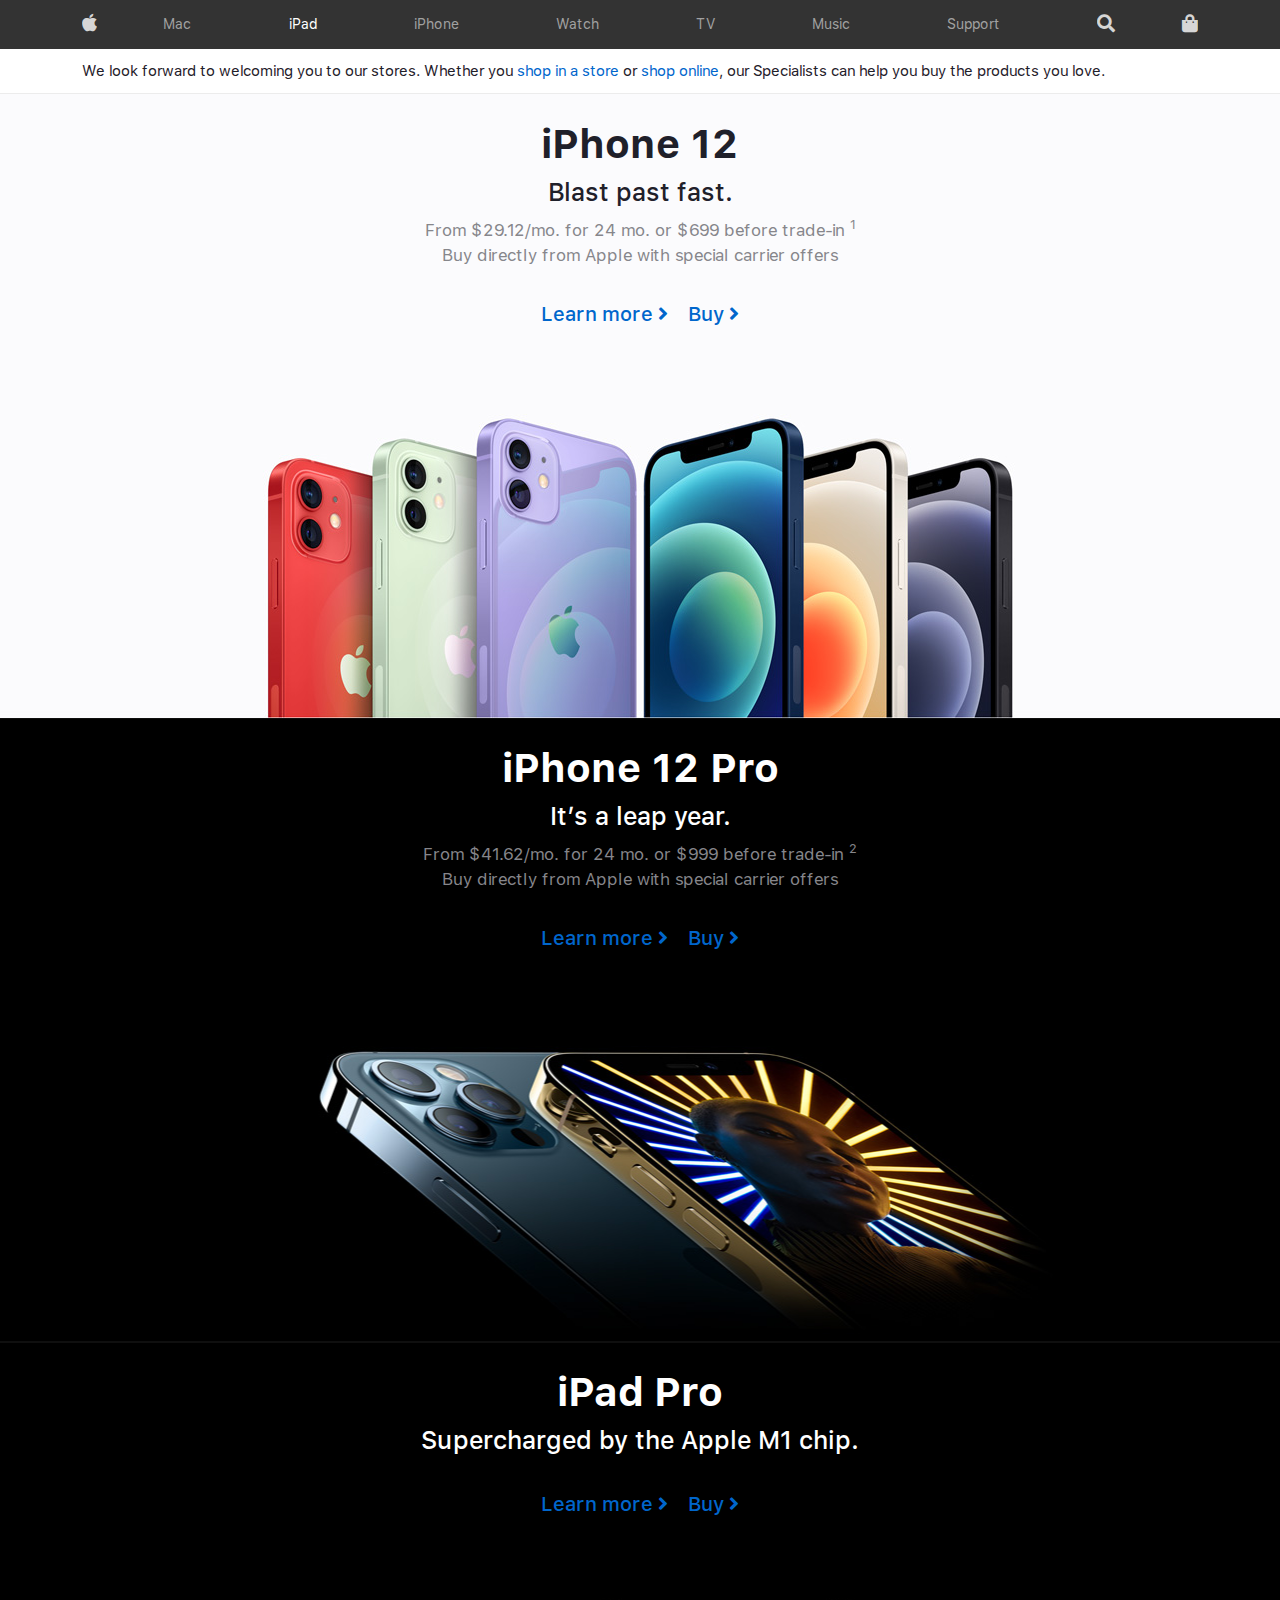
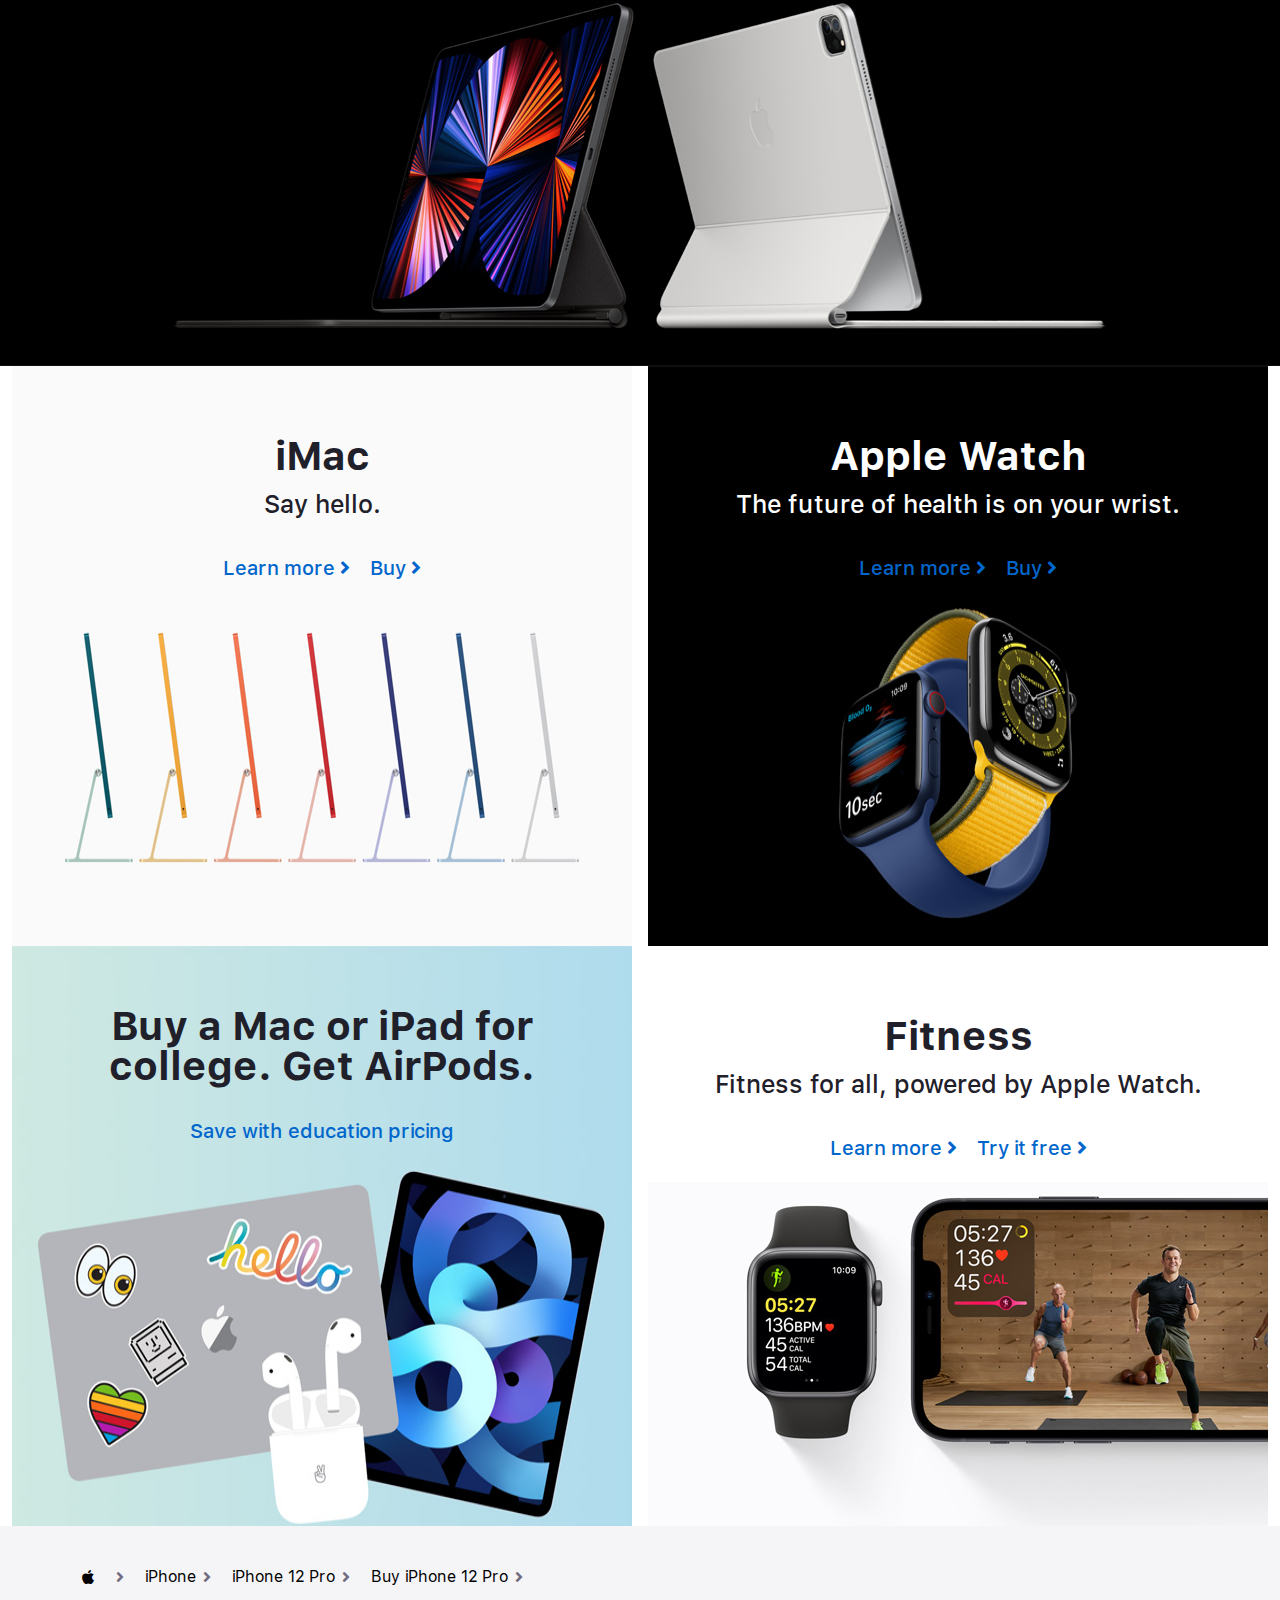
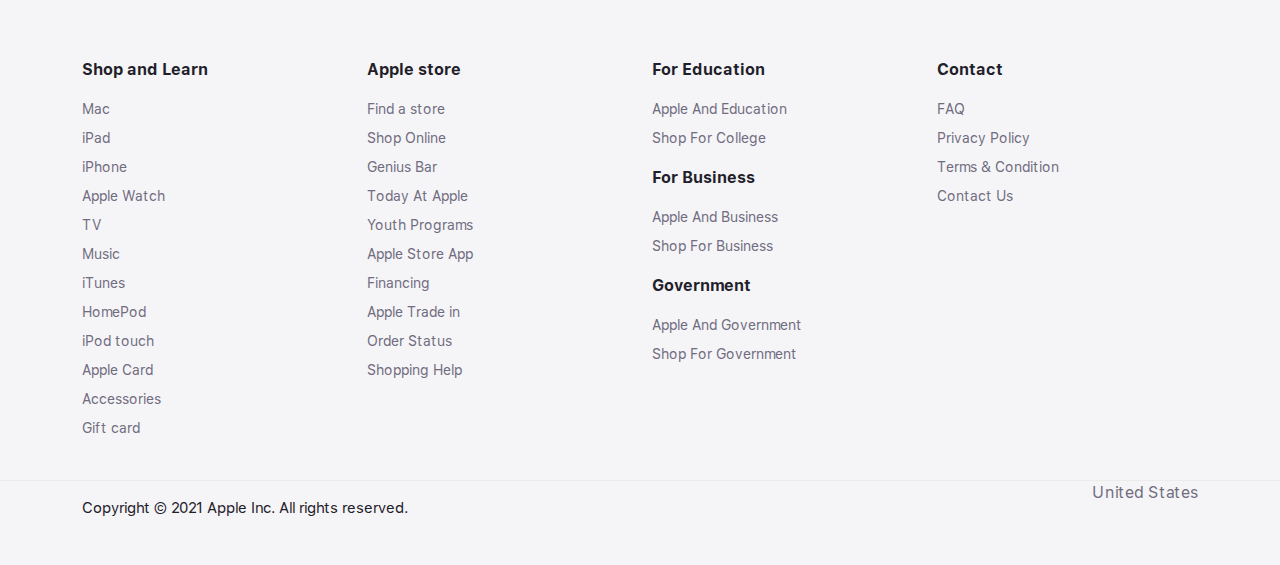
<file: index.html>
<!DOCTYPE html>
<html lang="en">
<head>
    <meta charset="UTF-8">
    <meta http-equiv="X-UA-Compatible" content="IE=edge">
    <meta name="viewport" content="width=device-width, initial-scale=1.0">
    <!-- fontawesome -->
    <link rel="stylesheet" href="assets/css/all.min.css">
    <!-- font -->
    <link rel="stylesheet" href="assets/css/fonts.css">
    <!-- bootstrap css -->
    <link rel="stylesheet" href="assets/css/bootstrap.min.css">
    <!-- extands css -->
    <link rel="stylesheet" href="assets/css/bootstrap-extended.css">
    <!-- swiper css -->
    <link rel="stylesheet" href="assets/css/swiper.min.css">
    <!-- style css -->
    <link rel="stylesheet" href="assets/sass/style.css">

    <title>Apple-like</title>
</head>
<body>
    
    <!-- header area start -->
    <header>
        <div class="header-main">
            <div class="header-top">
                <div class="container">
                    <div class="top-inner">
                        <div class="mobile-bar">
                            <span></span>
                            <span></span>
                        </div>
                        <div class="header-logo">
                            <a href="#0">
                                <i class="fab fa-apple"></i>
                            </a>
                        </div>
                        <div class="main-menu">
                            <ul class="menu-list">
                                <li>
                                    <a href="#0">Mac</a>
                                </li>
                                <li class="active">
                                    <a href="#0">iPad</a>
                                </li>
                                <li><a href="#0">iPhone</a></li>
                                <li>
                                    <a href="#0">Watch</a>
                                </li>
                                <li>
                                    <a href="#0">TV</a>
                                </li>
                                <li>
                                    <a href="#0">Music</a>
                                </li>
                                <li>
                                    <a href="#0">Support</a>
                                </li>
                                <li>
                                    <button type="button" class=""><i class="fa fa-search"></i></button>
                                </li>
                            </ul>
                        </div>
                        <div class="header-cart">
                            <button type="button" class="bg-transparent"><i class="fas fa-shopping-bag"></i></button>
                        </div>
                    </div>
                </div>
            </div>
            <div class="header-bottom">
                <div class="container">
                    <div class="bottom-inner">
                        <div class="inner-right">
                            <p>We look forward to welcoming you to our stores. Whether you <a href="#0">shop in a store</a> or <a href="#0">shop online</a>, our Specialists can help you buy the products you love.</p>
                        </div>
                    </div>
                </div>
            </div>
        </div>
    </header>
    <!-- header area ends  -->

    <!-- apple banner start -->
    <section class="apple-banner">
        <div class="banner-content">
            <a href="#0" class="full-link"></a>
            <div class="content-text">
                <h2>iPhone 12</h2>
                <h3>Blast past fast.</h3>
                <div class="pricing-info">
                    <p>From $29.12/mo. for 24 mo. or $699 before trade‑in <sup>1</sup></p>
                    <p class="mt-0">Buy directly from Apple with special carrier offers</p>
                </div>
                <div class="cta-links">
                    <a href="#0">Learn more <i class="fa fa-angle-right"></i></a>
                    <a href="#0">Buy <i class="fa fa-angle-right"></i></a>
                </div>
            </div>
            <div class="unit-image-wrapper">
                <figure class="unit-image unit-image-iphone-12"></figure>
            </div>
        </div>
    </section>
    <!-- apple banner ends  -->

    <!-- apple banner start -->
    <section class="apple-banner style-one">
        <div class="banner-content">
            <a href="#0" class="full-link"></a>
            <div class="content-text">
                <h2>iPhone 12 Pro</h2>
                <h3>It’s a leap year.</h3>
                <div class="pricing-info">
                    <p>From $41.62/mo. for 24 mo. or $999 before trade‑in <sup>2</sup></p>
                    <p class="mt-0">Buy directly from Apple with special carrier offers</p>
                </div>
                <div class="cta-links">
                    <a href="#0">Learn more <i class="fa fa-angle-right"></i></a>
                    <a href="#0">Buy <i class="fa fa-angle-right"></i></a>
                </div>
            </div>
            <div class="unit-image-wrapper">
                <figure class="unit-image unit-image-iphone-12"></figure>
            </div>
        </div>
    </section>
    <!-- apple banner ends  -->

    <!-- apple banner start -->
    <section class="apple-banner style-two">
        <div class="banner-content">
            <a href="#0" class="full-link"></a>
            <div class="content-text">
                <h2>iPad Pro</h2>
                <h3>Supercharged by the Apple M1 chip.</h3>
                <div class="cta-links">
                    <a href="#0">Learn more <i class="fa fa-angle-right"></i></a>
                    <a href="#0">Buy <i class="fa fa-angle-right"></i></a>
                </div>
            </div>
            <div class="unit-image-wrapper">
                <figure class="unit-image unit-image-iphone-12"></figure>
            </div>
        </div>
    </section>
    <!-- apple banner ends  -->

    <!-- apple exclusive item start -->
    <section class="apple-product">
        <div class="container-fluid">
            <div class="section-wrapper">
                <div class="row">
                    <div class="col-md-6 col-12 pe-2">
                        <div class="product-content">
                            <a href="#0" class="full-link"></a>
                            <div class="content-text">
                                <h2>iMac</h2>
                                <h3>Say hello.</h3>
                                <div class="cta-links">
                                    <a href="#0">Learn more <i class="fa fa-angle-right"></i></a>
                                    <a href="#0">Buy <i class="fa fa-angle-right"></i></a>
                                </div>
                            </div>
                            <div class="unit-image-wrapper">
                                <figure class="unit-image unit-image-iphone-12"></figure>
                            </div>
                        </div>
                    </div>
                    <div class="col-md-6 col-12 ps-2">
                        <div class="product-content style-one">
                            <a href="#0" class="full-link"></a>
                            <div class="content-text">
                                <h2>Apple Watch</h2>
                                <h3>The future of health is on your wrist.</h3>
                                <div class="cta-links">
                                    <a href="#0">Learn more <i class="fa fa-angle-right"></i></a>
                                    <a href="#0">Buy <i class="fa fa-angle-right"></i></a>
                                </div>
                            </div>
                            <div class="unit-image-wrapper">
                                <figure class="unit-image unit-image-iphone-12"></figure>
                            </div>
                        </div>
                    </div>
                    <div class="col-md-6 col-12 pe-2">
                        <div class="product-content style-two">
                            <a href="#0" class="full-link"></a>
                            <div class="content-text">
                                <h2 style="line-height: 1;">Buy a Mac or iPad for <br> college. Get AirPods.</h2>
                                <div class="cta-links">
                                    <a href="#0">Save with education pricing</a>
                                </div>
                            </div>
                            <div class="unit-image-wrapper">
                                <figure class="unit-image unit-image-iphone-12"></figure>
                            </div>
                        </div>
                    </div>
                    <div class="col-md-6 col-12 ps-2">
                        <div class="product-content style-three">
                            <a href="#0" class="full-link"></a>
                            <div class="content-text">
                                <h2>Fitness</h2>
                                <h3>Fitness for all, powered by Apple Watch.</h3>
                                <div class="cta-links">
                                    <a href="#0">Learn more <i class="fa fa-angle-right"></i></a>
                                    <a href="#0">Try it free <i class="fa fa-angle-right"></i></a>
                                </div>
                            </div>
                            <div class="unit-image-wrapper">
                                <figure class="unit-image unit-image-iphone-12"></figure>
                            </div>
                        </div>
                    </div>
                </div>
            </div>
        </div>
    </section>
    <!-- apple exclusive item ends  -->
    
    <!-- footer area start -->
    <footer>
        <div class="container">
            <div class="footer-top-menu">
                <ul>
                    <li>
                        <a href="#0"><i class="fab fa-apple"></i> </a>
                    </li>
                    <li>
                        <a href="#0">iPhone</a>
                    </li>
                    <li>
                        <a href="#0">iPhone 12 Pro</a>
                    </li>
                    <li>  
                        <span>Buy iPhone 12 Pro</span>
                    </li>
                </ul>
            </div>
            <div class="section-wrapper">
                <div class="row">
                    <div class="col-lg-3 col-md-4 col-sm-6 col-12">
                        <div class="footer-link d-none d-sm-block">
                            <div class="link-title">
                                <h6>Shop and Learn</h6>
                            </div>
                            <ul class="link-list">
                                <li><a href="#0">Mac</a></li>
                                <li><a href="#0">iPad</a></li>
                                <li><a href="#0">iPhone</a></li>
                                <li><a href="#0">Apple Watch</a></li>
                                <li><a href="#0">TV</a></li>
                                <li><a href="#0">Music</a></li>
                                <li><a href="#0">iTunes</a></li>
                                <li><a href="#0">HomePod</a></li>
                                <li><a href="#0">iPod touch</a></li>
                                <li><a href="#0">Apple Card</a></li>
                                <li><a href="#0">Accessories</a></li>
                                <li><a href="#0">Gift card</a></li>
                            </ul>
                        </div>
                        <div class="footer-link d-sm-none">
                            <div class="link-title">
                                <button type="button" data-bs-toggle="collapse" href="#collapseExample1" role="button" aria-expanded="false" aria-controls="collapseExample1"><h6>About</h6></button>
                            </div>
                            <ul class="link-list collapse" id="collapseExample1">
                                <li><a href="#0">Mac</a></li>
                                <li><a href="#0">iPad</a></li>
                                <li><a href="#0">iPhone</a></li>
                                <li><a href="#0">Apple Watch</a></li>
                                <li><a href="#0">TV</a></li>
                                <li><a href="#0">Music</a></li>
                                <li><a href="#0">iTunes</a></li>
                                <li><a href="#0">HomePod</a></li>
                                <li><a href="#0">iPod touch</a></li>
                                <li><a href="#0">Apple Card</a></li>
                                <li><a href="#0">Accessories</a></li>
                                <li><a href="#0">Gift card</a></li>
                            </ul>
                        </div>
                    </div>
                    <div class="col-lg-3 col-md-4 col-sm-6 col-12 mt-4 mt-sm-0">
                        <div class="footer-link d-none d-sm-block">
                            <div class="link-title">
                                <h6>Apple store</h6>
                            </div>
                            <ul class="link-list">
                                <li><a href="#0">Find a store</a></li>
                                <li><a href="#0">Shop Online</a></li>
                                <li><a href="#0">Genius Bar</a></li>
                                <li><a href="#0">Today At Apple</a></li>
                                <li><a href="#0">Youth Programs</a></li>
                                <li><a href="#0">Apple Store App</a></li>
                                <li><a href="#0">Financing</a></li>
                                <li><a href="#0">Apple Trade in</a></li>
                                <li><a href="#0">Order Status</a></li>
                                <li><a href="#0">Shopping Help</a></li>
                            </ul>
                        </div>
                        <div class="footer-link d-sm-none">
                            <div class="link-title">
                                <button type="button" data-bs-toggle="collapse" href="#collapseExample2" role="button" aria-expanded="false" aria-controls="collapseExample2"><h6>Apple store</h6></button>
                            </div>
                            <ul class="link-list collapse" id="collapseExample2">
                                <li><a href="#0">Find a store</a></li>
                                <li><a href="#0">Shop Online</a></li>
                                <li><a href="#0">Genius Bar</a></li>
                                <li><a href="#0">Today At Apple</a></li>
                                <li><a href="#0">Youth Programs</a></li>
                                <li><a href="#0">Apple Store App</a></li>
                                <li><a href="#0">Financing</a></li>
                                <li><a href="#0">Apple Trade in</a></li>
                                <li><a href="#0">Order Status</a></li>
                                <li><a href="#0">Shopping Help</a></li>
                            </ul>
                        </div>
                    </div>
                    <div class="col-lg-3 col-md-4 col-sm-6 col-12 mt-4 mt-md-0">
                        <div class="footer-link d-none d-sm-block mb-3">
                            <div class="link-title">
                                <h6>For Education</h6>
                            </div>
                            <ul class="link-list">
                                <li><a href="#0">Apple And Education</a></li>
                                <li><a href="#0">Shop For College</a></li>
                            </ul>
                        </div>
                        <div class="footer-link d-none d-sm-block mb-3">
                            <div class="link-title">
                                <h6>For Business</h6>
                            </div>
                            <ul class="link-list">
                                <li><a href="#0">Apple And Business</a></li>
                                <li><a href="#0">Shop For Business</a></li>
                            </ul>
                        </div>
                        <div class="footer-link d-none d-sm-block">
                            <div class="link-title">
                                <h6>Government</h6>
                            </div>
                            <ul class="link-list">
                                <li><a href="#0">Apple And Government</a></li>
                                <li><a href="#0">Shop For Government</a></li>
                            </ul>
                        </div>
                        <div class="footer-link d-sm-none">
                            <div class="link-title">
                                <button type="button" data-bs-toggle="collapse" href="#collapseExample3" role="button" aria-expanded="false" aria-controls="collapseExample3"><h6>For Education</h6></button>
                            </div>
                            <ul class="link-list collapse" id="collapseExample3">
                                <li><a href="#0">Apple And Education</a></li>
                                <li><a href="#0">Shop For College</a></li>
                            </ul>
                        </div>
                        <div class="footer-link d-sm-none">
                            <div class="link-title">
                                <button type="button" data-bs-toggle="collapse" href="#collapseExample3_1" role="button" aria-expanded="false" aria-controls="collapseExample3_1"><h6>For Business</h6></button>
                            </div>
                            <ul class="link-list collapse" id="collapseExample3_1">
                                <li><a href="#0">Apple And Business</a></li>
                                <li><a href="#0">Shop For Business</a></li>
                            </ul>
                        </div> 
                        <div class="footer-link d-sm-none">
                            <div class="link-title">
                                <button type="button" data-bs-toggle="collapse" href="#collapseExample3_2" role="button" aria-expanded="false" aria-controls="collapseExample3_2"><h6>Government</h6></button>
                            </div>
                            <ul class="link-list collapse" id="collapseExample3_2">
                                <li><a href="#0">Apple And Government</a></li>
                                <li><a href="#0">Shop For Government</a></li>
                            </ul>
                        </div>
                    </div>
                    <div class="col-lg-3 col-md-4 col-sm-6 col-12 mt-4 mt-lg-0">
                        <div class="footer-link d-none d-sm-block">
                            <div class="link-title">
                                <h6>Contact</h6>
                            </div>
                            <ul class="link-list">
                                <li><a href="#0">FAQ</a></li>
                                <li><a href="#0">Privacy Policy</a></li>
                                <li><a href="#0">Terms & Condition</a></li>
                                <li><a href="#0">Contact Us</a></li>
                            </ul>
                        </div>
                        <div class="footer-link d-sm-none">
                            <div class="link-title">
                                <button type="button" data-bs-toggle="collapse" href="#collapseExample4" role="button" aria-expanded="false" aria-controls="collapseExample4"><h6>Contact</h6></button>
                            </div>
                            <ul class="link-list collapse" id="collapseExample4">
                                <li><a href="#0">FAQ</a></li>
                                <li><a href="#0">Privacy Policy</a></li>
                                <li><a href="#0">Terms & Condition</a></li>
                                <li><a href="#0">Contact Us</a></li>
                            </ul>
                        </div>
                    </div>
                </div>
            </div>
        </div>
        <div class="footer-bottom">
            <div class="container">
                <div class="bottom-content d-flex justify-content-between">
                    <p>Copyright © 2021 Apple Inc. All rights reserved.</p>
                    <a href="#">United States</a>
                </div>
            </div>
        </div>
    </footer>
    <!-- footer area ends  -->

    <!-- optional js -->
    <script src="assets/js/vendors.min.js"></script>
    <script src="assets/js/bootstrap.min.js"></script>
    <script src="assets/js/swiper.min.js"></script>
    <script src="assets/js/theia-sticky.js"></script>
    <script src="assets/js/function.js"></script>
</body>
</html>
</file>
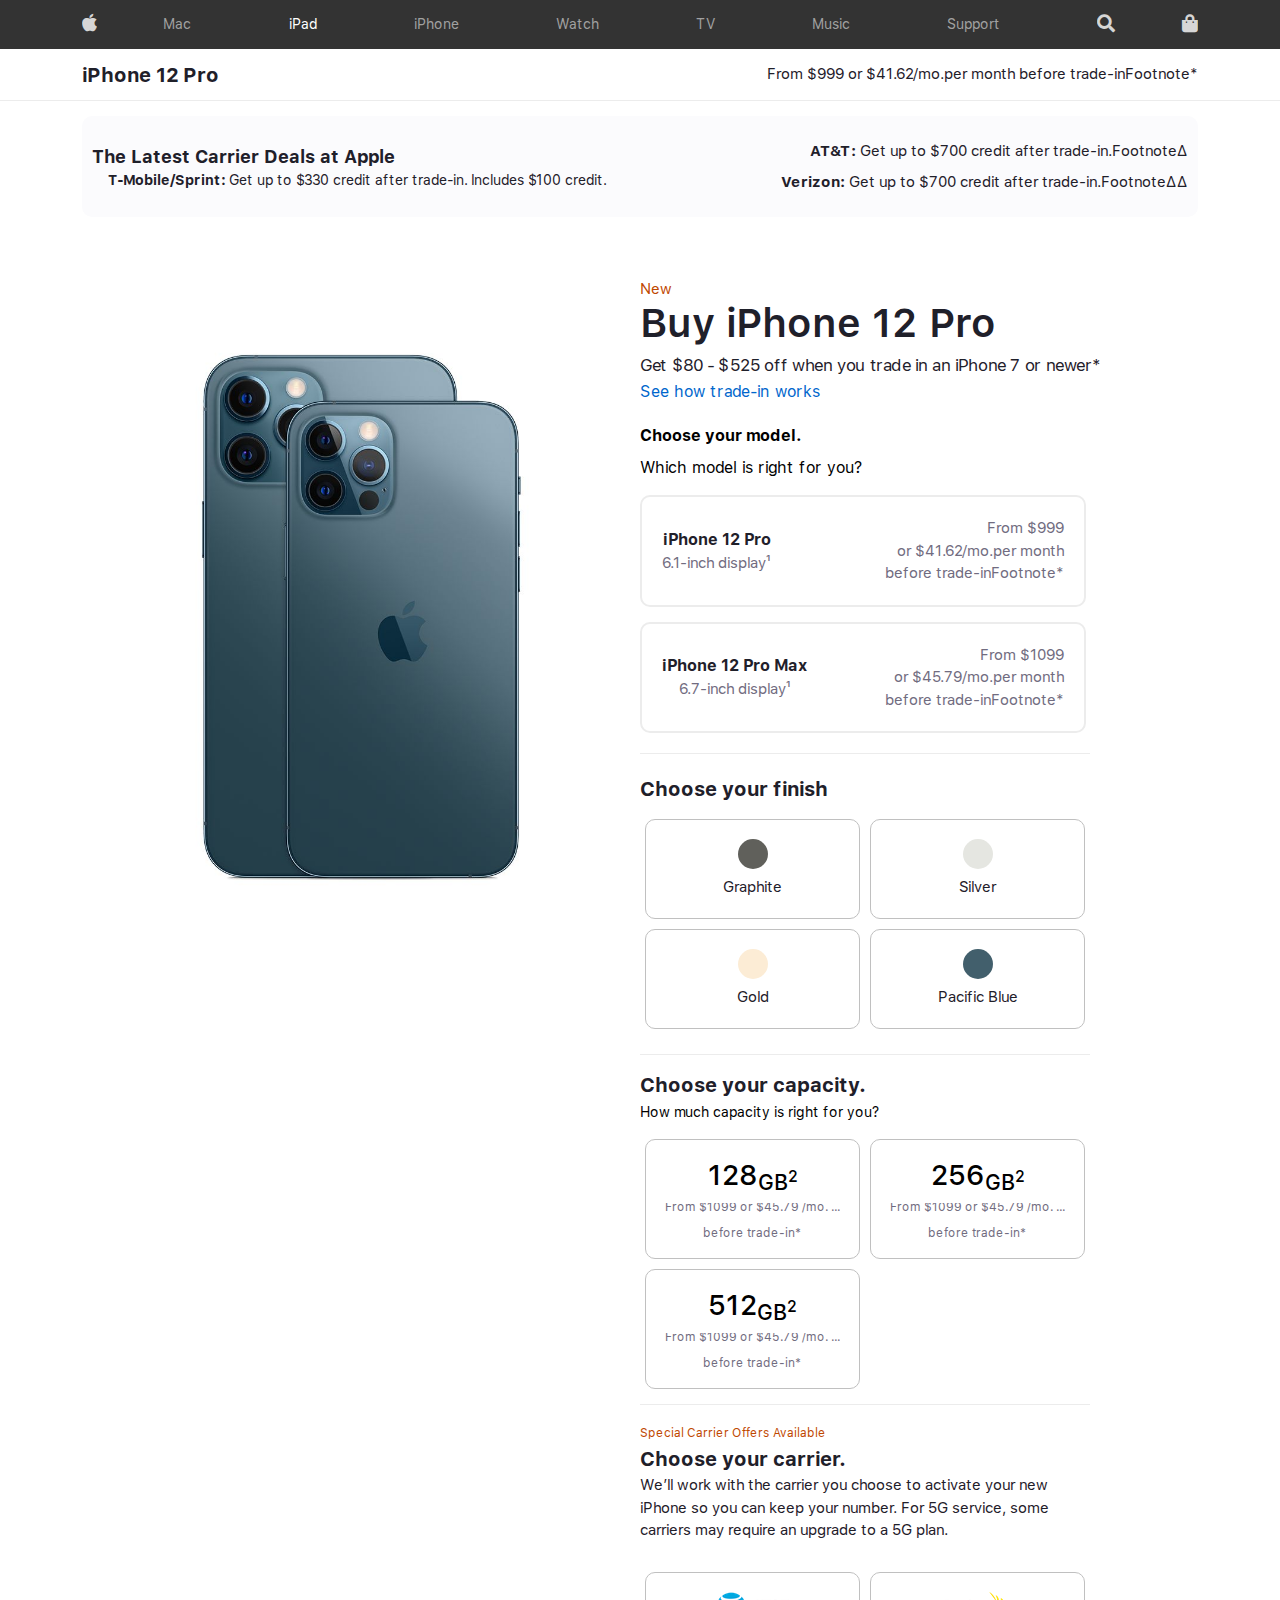
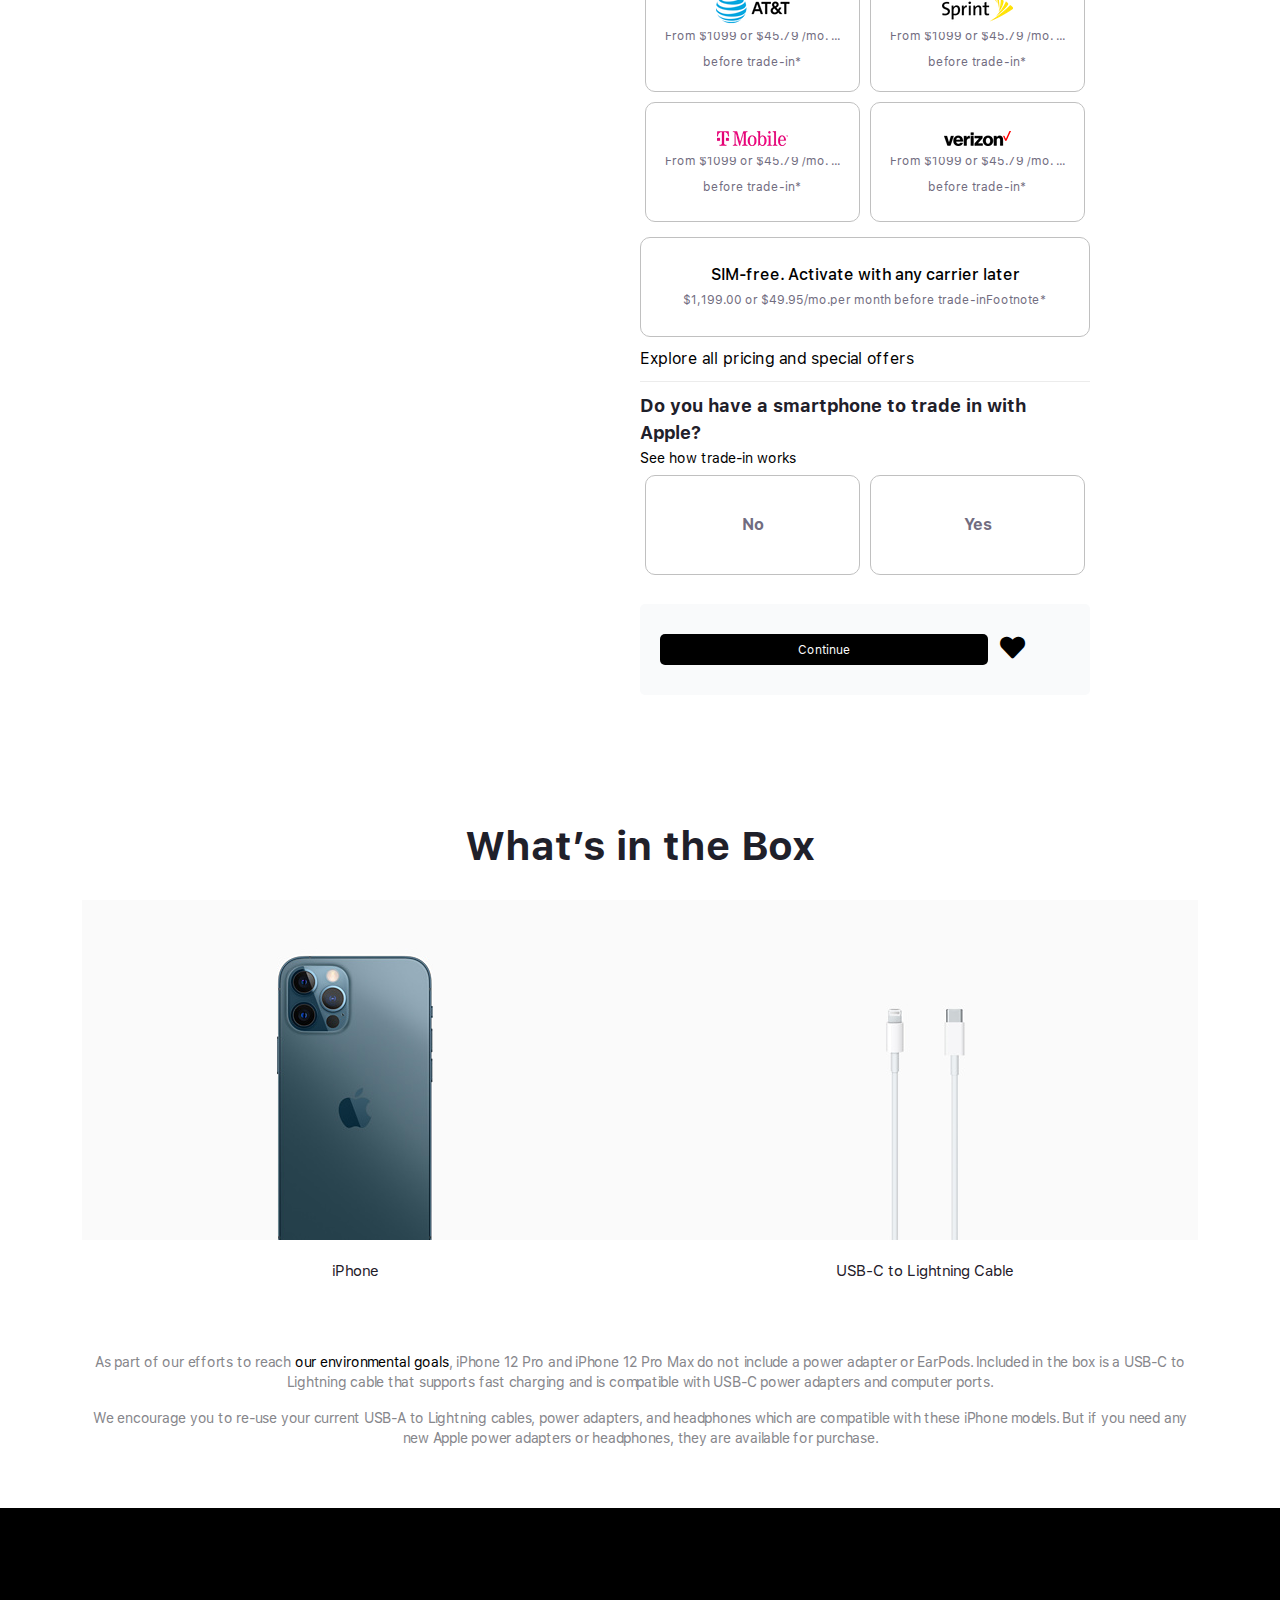
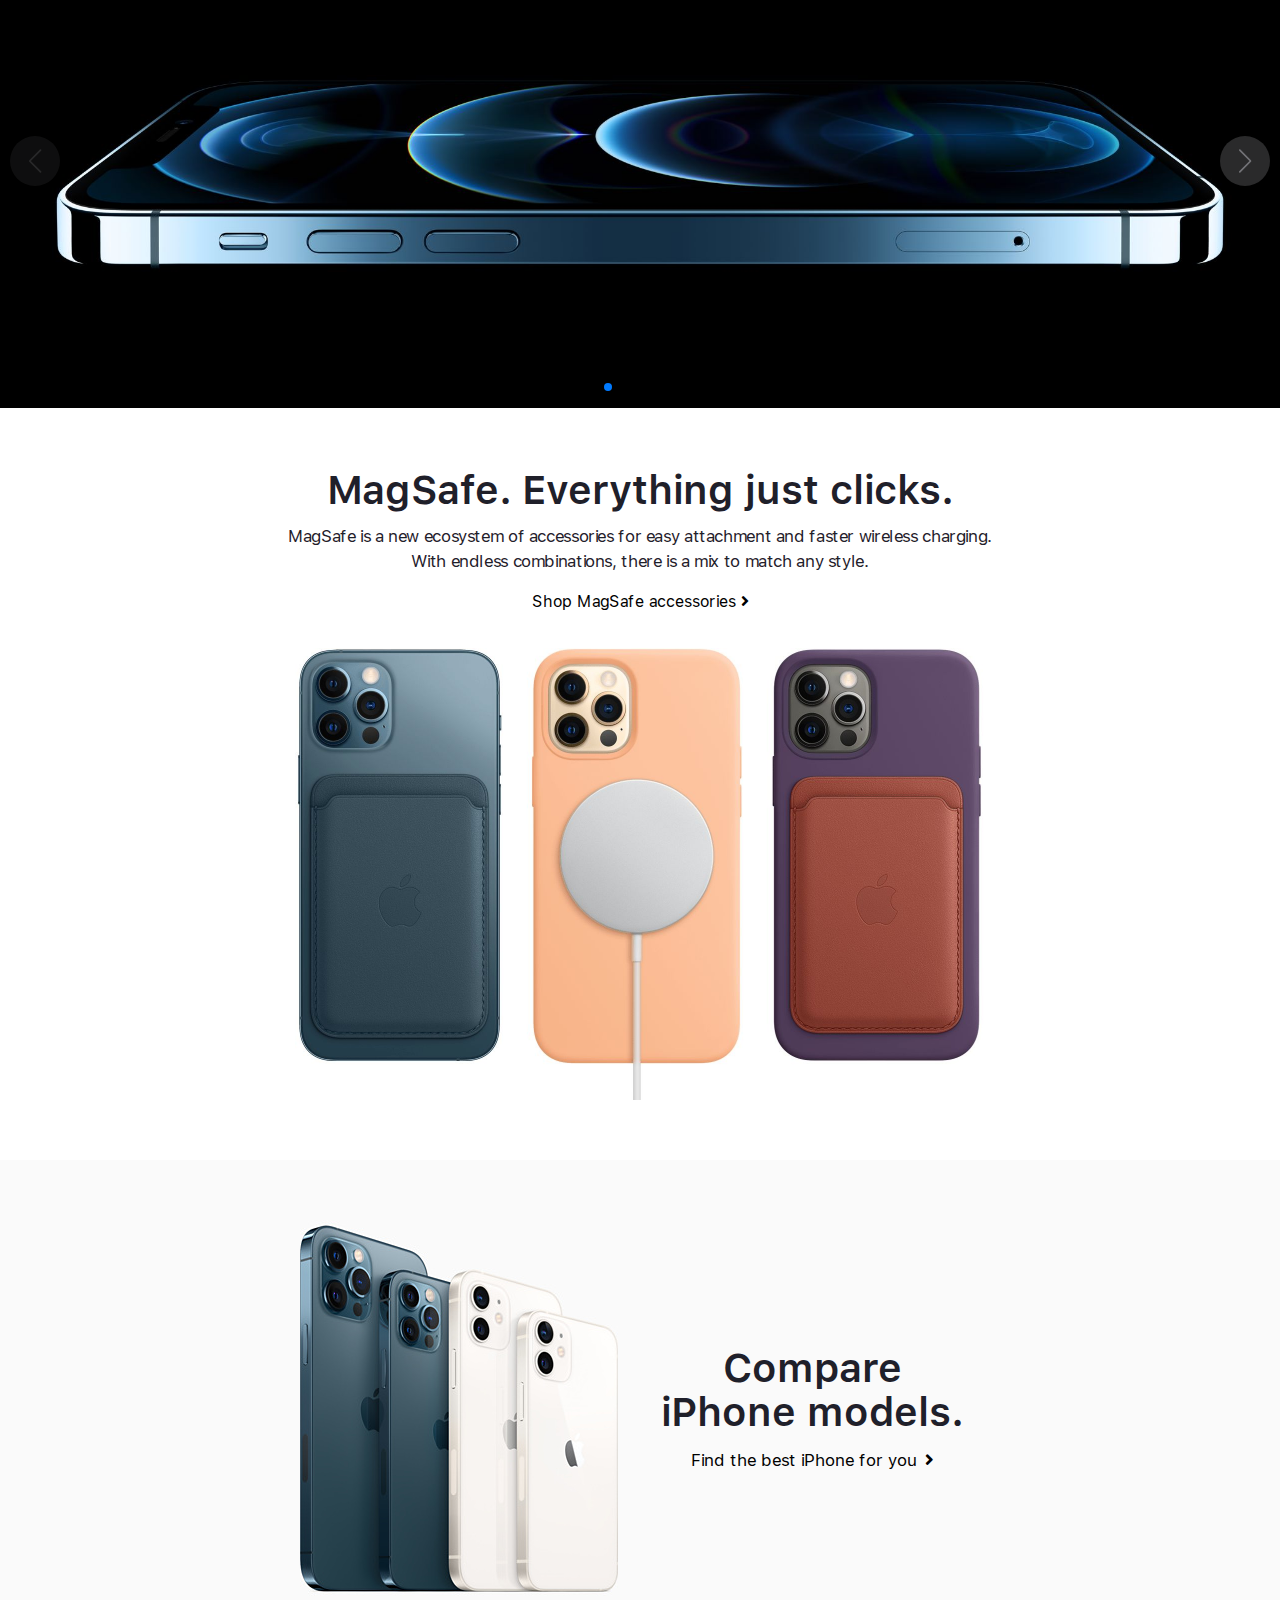
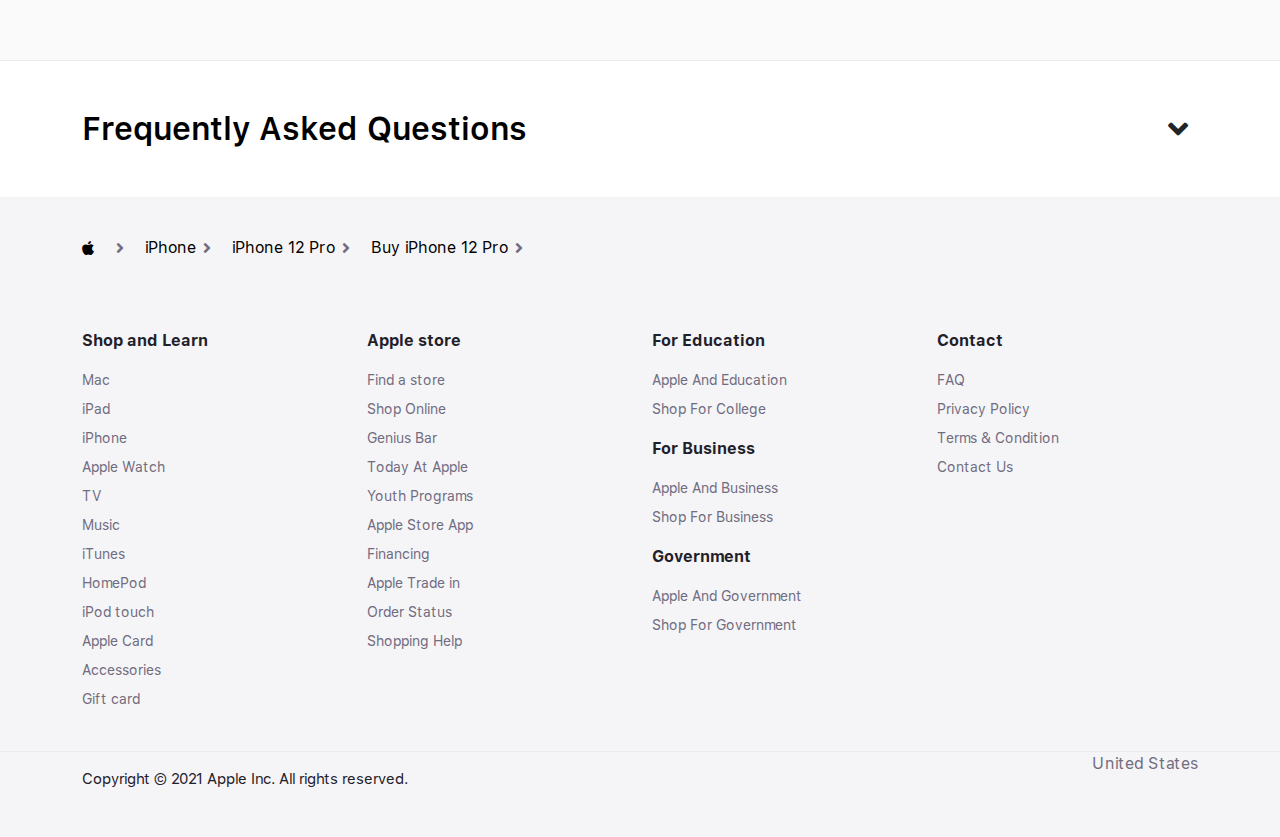
<file: buy.html>
<!DOCTYPE html>
<html lang="en">
<head>
    <meta charset="UTF-8">
    <meta http-equiv="X-UA-Compatible" content="IE=edge">
    <meta name="viewport" content="width=device-width, initial-scale=1.0">
    <!-- fontawesome -->
    <link rel="stylesheet" href="assets/css/all.min.css">
    <!-- font -->
    <link rel="stylesheet" href="assets/css/fonts.css">
    <!-- bootstrap css -->
    <link rel="stylesheet" href="assets/css/bootstrap.min.css">
    <!-- swiper css -->
    <link rel="stylesheet" href="assets/css/swiper.min.css">
    <!-- style css -->
    <link rel="stylesheet" href="assets/sass/style.css">

    <title>Apple-like</title>
</head>
<body>
    
    <!-- header area start -->
    <header>
        <div class="header-main">
            <div class="header-top">
                <div class="container">
                    <div class="top-inner">
                        <div class="mobile-bar">
                            <span></span>
                            <span></span>
                        </div>
                        <div class="header-logo">
                            <a href="#0">
                                <i class="fab fa-apple"></i>
                            </a>
                        </div>
                        <div class="main-menu">
                            <ul class="menu-list">
                                <li>
                                    <a href="#0">Mac</a>
                                </li>
                                <li class="active">
                                    <a href="#0">iPad</a>
                                </li>
                                <li><a href="#0">iPhone</a></li>
                                <li>
                                    <a href="#0">Watch</a>
                                </li>
                                <li>
                                    <a href="#0">TV</a>
                                </li>
                                <li>
                                    <a href="#0">Music</a>
                                </li>
                                <li>
                                    <a href="#0">Support</a>
                                </li>
                                <li>
                                    <button type="button" class=""><i class="fa fa-search"></i></button>
                                </li>
                            </ul>
                        </div>
                        <div class="header-cart">
                            <button type="button" class="bg-transparent"><i class="fas fa-shopping-bag"></i></button>
                        </div>
                    </div>
                </div>
            </div>
            <div class="header-bottom">
                <div class="container">
                    <div class="bottom-inner">
                        <div class="inner-left">
                            <a href="#0">
                                <h4>iPhone 12 Pro</h4>
                            </a>
                        </div>
                        <div class="inner-right">
                            <p>From $999 or $41.62/mo.per month before trade-inFootnote*</p>
                        </div>
                    </div>
                </div>
            </div>
        </div>
    </header>
    <!-- header area ends  -->

    <!-- all offer atart -->
    <section class="offer-area">
        <div class="container">
            <div class="section-wrapper">
                <div class="row align-items-center">
                    <div class="col-lg-7 col-12 mb-2 mb-lg-0">
                        <div class="offer-text">
                            <h5>The Latest Carrier Deals at Apple</h5>
                            <p class="ps-lg-3 small"><strong>T‑Mobile/Sprint:</strong> Get up to $330 credit after trade‑in. Includes $100 credit.</p>
                        </div>
                    </div>
                    <div class="col-lg-5 col-12">
                        <div class="offer-text text-lg-end">
                            <p class="pb-2"><strong>AT&T:</strong> Get up to $700 credit after trade‑in.FootnoteΔ</p>
                            <p><strong>Verizon:</strong> Get up to $700 credit after trade‑in.FootnoteΔΔ</p>
                        </div>
                    </div>
                </div>
            </div>
        </div>
    </section>
    <!-- all offer ends  -->

    <!-- banner area start -->
    <section class="banner-area">
        <div class="container">
            <div class="banner-content">
                <div class="content-thumb sticky-widget">
                    <img src="assets/images/banner/01.jpg" alt="">
                </div>
                <div class="content-text sticky-widget">
                    <div class="model-one">
                        <span>New</span>
                        <h2>Buy iPhone 12 Pro</h2>
                        <p>Get $80 - $525 off when you trade in an iPhone 7 or newer*</p>
                        <a href="#0">See how trade-in works</a>
                    </div>
                    <div class="model-two">
                        <strong>Choose your model.</strong>
                        <a href="#0">Which model is right for you?</a>
                        <ul class="price-list">
                            <li>
                                <button type="button" class="product-title">
                                    <div class="list-name">
                                        <h6>iPhone 12 Pro</h6>
                                        <span>6.1-inch display¹</span>
                                    </div>
                                    <div class="list-price">
                                        <span>From $999</span>
                                        <span>or $41.62/mo.per month</span>
                                        <span>before trade-inFootnote*</span>
                                    </div>
                                </button>
                            </li>
                            <li>
                                <button type="button" class="product-title">
                                    <div class="list-name">
                                        <h6>iPhone 12 Pro Max</h6>
                                        <span>6.7-inch display¹</span>
                                    </div>
                                    <div class="list-price">
                                        <span>From $1099</span>
                                        <span>or $45.79/mo.per month</span>
                                        <span>before trade-inFootnote*</span>
                                    </div>
                                </button>
                            </li>
                        </ul>
                    </div>
                    <div class="model-color" id="colorChoose">
                        <div class="color-title">
                            <h4>Choose your finish</h4>
                        </div>
                        <ul class="color-list">
                            <li>
                                <button type="button" class="color-btn">
                                    <span class="badge"></span>
                                    <p>Graphite</p>
                                </button>
                            </li>
                            <li>
                                <button type="button" class="color-btn">
                                    <span class="badge"></span>
                                    <p>Silver</p>
                                </button>
                            </li>
                            <li>
                                <button type="button" class="color-btn">
                                    <span class="badge"></span>
                                    <p>Gold</p>
                                </button>
                            </li>
                            <li>
                                <button type="button" class="color-btn">
                                    <span class="badge"></span>
                                    <p>Pacific Blue</p>
                                </button>
                            </li>
                        </ul>
                    </div>
                    <div class="model-capacity">
                        <div class="capcity-titile">
                            <h4>Choose your capacity.</h4>
                            <a href="#0"> How much capacity is right for you?</a>
                        </div>
                        <ul class="capacity-list">
                            <li>
                                <button type="button" class="cap-btn">
                                    <strong>128<sub>GB<sup>2</sup> </sub></strong>
                                    <span class="price">From $1099 or $45.79 /mo. per month</span>
                                    <span>before trade-in*</span>
                                </button>
                            </li>
                            <li>
                                <button type="button" class="cap-btn">
                                    <strong>256<sub>GB<sup>2</sup> </sub></strong>
                                    <span class="price">From $1099 or $45.79 /mo. per month</span>
                                    <span>before trade-in*</span>
                                </button>
                            </li>
                            <li>
                                <button type="button" class="cap-btn">
                                    <strong>512<sub>GB<sup>2</sup> </sub></strong>
                                    <span class="price">From $1099 or $45.79 /mo. per month</span>
                                    <span>before trade-in*</span>
                                </button>
                            </li>
                        </ul>
                    </div>
                    <div class="model-carrier model-capacity">
                        <div class="carrier-title capcity-titile">
                            <span>Special Carrier Offers Available</span>
                            <h4>Choose your carrier.</h4>
                            <p>We’ll work with the carrier you choose to activate your new iPhone so you can keep your number. For 5G service, some carriers may require an upgrade to a 5G plan.</p>
                        </div>
                        <ul class="carrier-list capacity-list">
                            <li>
                                <button type="button">
                                    <img src="assets/images/banner/carrier/01.png" alt="">
                                    <span class="price">From $1099 or $45.79 /mo. per month</span>
                                    <span>before trade-in*</span>
                                </button>
                            </li>
                            <li>
                                <button type="button">
                                    <img src="assets/images/banner/carrier/02.png" alt="">
                                    <span class="price">From $1099 or $45.79 /mo. per month</span>
                                    <span>before trade-in*</span>
                                </button>
                            </li>
                            <li>
                                <button type="button">
                                    <img src="assets/images/banner/carrier/03.png" alt="">
                                    <span class="price">From $1099 or $45.79 /mo. per month</span>
                                    <span>before trade-in*</span>
                                </button>
                            </li>
                            <li>
                                <button type="button">
                                    <img src="assets/images/banner/carrier/04.png" alt="">
                                    <span class="price">From $1099 or $45.79 /mo. per month</span>
                                    <span>before trade-in*</span>
                                </button>
                            </li>
                        </ul>
                        <ul class="free-list">
                            <li>
                                <button type="button">
                                    <strong>SIM-free. Activate with any carrier later</strong>
                                    <span>$1,199.00 or $49.95/mo.per month before trade-inFootnote*</span>
                                </button>
                            </li>
                            <li>
                                <a href="#0">Explore all pricing and special offers</a>
                            </li>
                        </ul>
                    </div>
                    <div class="smart-model">
                        <div class="model-title">
                            <h4>Do you have a smartphone to trade in with Apple?</h4>
                            <a href="#0" disabled>See how trade-in works</a>
                        </div>
                        <ul class="smart-list">
                            <li>
                                <button type="button">
                                    <strong>No</strong>
                                </button>
                            </li>
                            <li>
                                <button type="button">
                                    <strong>Yes</strong>
                                </button>
                            </li>
                        </ul>
                    </div>
                    <div class="input-btn mt-4">
                        <button type="button" class="btn"><span>Continue</span></button>
                        <button type="button" class="wish-btn"><i class="fa fa-heart"></i></button>
                    </div>
                </div>
            </div>
        </div>
    </section>
    <!-- banner area ends  -->

    <!-- box area start -->
    <section class="box-area">
        <div class="container">
            <div class="section-header">
                <h2>What’s in the Box</h2>
            </div>
            <div class="section-wrapper">
                <div class="row">
                    <div class="col-md-6 col-12 p-0 mb-4 mb-md-0">
                        <div class="box-item">
                            <div class="box-thumb">
                                <img src="assets/images/box/01.jpg" alt="">
                            </div>
                            <div class="box-title">
                                <p>iPhone</p>
                            </div>
                        </div>
                    </div>
                    <div class="col-md-6 col-12 p-0">
                       <div class="box-item">
                            <div class="box-thumb">
                                <img src="assets/images/box/02.jpg" alt="">
                            </div>
                            <div class="box-title">
                                <p>USB-C to Lightning Cable</p>
                            </div>
                       </div>
                    </div>
                </div>
                <div class="bottom-text">
                    <p class="pb-3">As part of our efforts to reach <a href="#0">our environmental goals</a>, iPhone 12 Pro and iPhone 12 Pro Max do not include a power adapter or EarPods. Included in the box is a USB‑C to Lightning cable that supports fast charging and is compatible with USB‑C power adapters and computer ports.</p>
                    <p>We encourage you to re‑use your current USB‑A to Lightning cables, power adapters, and headphones which are compatible with these iPhone models. But if you need any new Apple power adapters or headphones, they are available for purchase.</p>
                </div>
            </div>
        </div>
    </section>
    <!-- box area ends  -->

    <!-- product area start -->
    <section class="product-area">
        <div class="container-fluid p-0">
            <div class="section-wrapper">
                <div class="product-slider">
                    <div class="swiper-wrapper">
                        <div class="swiper-slide" style="background-image: url(assets/images/product/01.jpg);"></div>
                        <div class="swiper-slide" style="background-image: url(assets/images/product/02.jpg);"></div>
                        <div class="swiper-slide" style="background-image: url(assets/images/product/03.jpg);"></div>
                        <div class="swiper-slide" style="background-image: url(assets/images/product/04.jpg);"></div>
                        <div class="swiper-slide" style="background-image: url(assets/images/product/05.jpg);"></div>
                    </div>
                    <div class="swiper-button-next"></div>
                    <div class="swiper-button-prev"></div>
                    <div class="swiper-pagination"></div>
                </div>
            </div>
        </div>
    </section>
    <!-- product area ends  -->

    <!-- megSafe area start -->
    <section class="megsafe-area">
        <div class="container">
            <div class="section-header">
                <h2>MagSafe. Everything just clicks.</h2>
                <p>MagSafe is a new ecosystem of accessories for easy attachment and faster wireless charging. With endless combinations, there is a mix to match any style.</p>
                <a href="#0">Shop MagSafe accessories <i class="fa fa-angle-right "></i></a>
            </div>
            <div class="section-wrapper">
                <div class="magsafe-thumb">
                    <img src="assets/images/megsafe/01.jpg" alt="">
                </div>
            </div>
        </div>
    </section>
    <!-- megSafe area ends  -->

    <!-- compare area start -->
    <section class="compare-area">
        <div class="container">
            <div class="section-wrapper">
                <div class="row align-items-center">
                    <div class="col-md-6 col-12">
                        <div class="compare-thumb">
                            <img src="assets/images/compare/01.jpg" alt="">
                        </div>
                    </div>
                    <div class="col-md-6 col-12">
                        <div class="compare-text">
                            <h2>Compare iPhone models.</h2>
                            <a href="#0">Find the best iPhone for you<i class="fa fa-angle-right ms-2"></i></a>
                        </div>
                    </div>
                </div>
            </div>
        </div>
    </section>
    <!-- compare area ends  -->

    <!-- FAQ area start -->
    <section class="faq-area">
        <div class="container">
            <div class="section-wrapper">
                <button class="btn" type="button" data-bs-toggle="collapse" data-bs-target="#collapseExample" aria-expanded="false" aria-controls="collapseExample">
                    <span>Frequently Asked Questions</span>
                </button>    
                <div class="collapse" id="collapseExample">
                    <div class="card card-body border-0">
                        <div class="accordion accordion-flush" id="accordionFlushExample">
                            <div class="accordion-item">
                              <h2 class="accordion-header" id="flush-headingOne">
                                <button class="accordion-button collapsed" type="button" data-bs-toggle="collapse" data-bs-target="#flush-collapseOne" aria-expanded="false" aria-controls="flush-collapseOne">
                                  Accordion Item #1
                                </button>
                              </h2>
                              <div id="flush-collapseOne" class="accordion-collapse collapse" aria-labelledby="flush-headingOne" data-bs-parent="#accordionFlushExample">
                                <div class="accordion-body">Placeholder content for this accordion, which is intended to demonstrate the <code>.accordion-flush</code> class. This is the first item's accordion body.</div>
                              </div>
                            </div>
                            <div class="accordion-item">
                              <h2 class="accordion-header" id="flush-headingTwo">
                                <button class="accordion-button collapsed" type="button" data-bs-toggle="collapse" data-bs-target="#flush-collapseTwo" aria-expanded="false" aria-controls="flush-collapseTwo">
                                  Accordion Item #2
                                </button>
                              </h2>
                              <div id="flush-collapseTwo" class="accordion-collapse collapse" aria-labelledby="flush-headingTwo" data-bs-parent="#accordionFlushExample">
                                <div class="accordion-body">Placeholder content for this accordion, which is intended to demonstrate the <code>.accordion-flush</code> class. This is the second item's accordion body. Let's imagine this being filled with some actual content.</div>
                              </div>
                            </div>
                            <div class="accordion-item">
                              <h2 class="accordion-header" id="flush-headingThree">
                                <button class="accordion-button collapsed" type="button" data-bs-toggle="collapse" data-bs-target="#flush-collapseThree" aria-expanded="false" aria-controls="flush-collapseThree">
                                  Accordion Item #3
                                </button>
                              </h2>
                              <div id="flush-collapseThree" class="accordion-collapse collapse" aria-labelledby="flush-headingThree" data-bs-parent="#accordionFlushExample">
                                <div class="accordion-body">Placeholder content for this accordion, which is intended to demonstrate the <code>.accordion-flush</code> class. This is the third item's accordion body. Nothing more exciting happening here in terms of content, but just filling up the space to make it look, at least at first glance, a bit more representative of how this would look in a real-world application.</div>
                              </div>
                            </div>
                          </div>
                    </div>
                </div>            
            </div>
        </div>
    </section>
    <!-- FAQ area ends  -->
    
    <!-- footer area start -->
    <footer>
        <div class="container">
            <div class="footer-top-menu">
                <ul>
                    <li>
                        <a href="#0"><i class="fab fa-apple"></i> </a>
                    </li>
                    <li>
                        <a href="#0">iPhone</a>
                    </li>
                    <li>
                        <a href="#0">iPhone 12 Pro</a>
                    </li>
                    <li>  
                        <span>Buy iPhone 12 Pro</span>
                    </li>
                </ul>
            </div>
            <div class="section-wrapper">
                <div class="row">
                    <div class="col-lg-3 col-md-4 col-sm-6 col-12">
                        <div class="footer-link d-none d-sm-block">
                            <div class="link-title">
                                <h6>Shop and Learn</h6>
                            </div>
                            <ul class="link-list">
                                <li><a href="#0">Mac</a></li>
                                <li><a href="#0">iPad</a></li>
                                <li><a href="#0">iPhone</a></li>
                                <li><a href="#0">Apple Watch</a></li>
                                <li><a href="#0">TV</a></li>
                                <li><a href="#0">Music</a></li>
                                <li><a href="#0">iTunes</a></li>
                                <li><a href="#0">HomePod</a></li>
                                <li><a href="#0">iPod touch</a></li>
                                <li><a href="#0">Apple Card</a></li>
                                <li><a href="#0">Accessories</a></li>
                                <li><a href="#0">Gift card</a></li>
                            </ul>
                        </div>
                        <div class="footer-link d-sm-none">
                            <div class="link-title">
                                <button type="button" data-bs-toggle="collapse" href="#collapseExample1" role="button" aria-expanded="false" aria-controls="collapseExample1"><h6>About</h6></button>
                            </div>
                            <ul class="link-list collapse" id="collapseExample1">
                                <li><a href="#0">Mac</a></li>
                                <li><a href="#0">iPad</a></li>
                                <li><a href="#0">iPhone</a></li>
                                <li><a href="#0">Apple Watch</a></li>
                                <li><a href="#0">TV</a></li>
                                <li><a href="#0">Music</a></li>
                                <li><a href="#0">iTunes</a></li>
                                <li><a href="#0">HomePod</a></li>
                                <li><a href="#0">iPod touch</a></li>
                                <li><a href="#0">Apple Card</a></li>
                                <li><a href="#0">Accessories</a></li>
                                <li><a href="#0">Gift card</a></li>
                            </ul>
                        </div>
                    </div>
                    <div class="col-lg-3 col-md-4 col-sm-6 col-12 mt-4 mt-sm-0">
                        <div class="footer-link d-none d-sm-block">
                            <div class="link-title">
                                <h6>Apple store</h6>
                            </div>
                            <ul class="link-list">
                                <li><a href="#0">Find a store</a></li>
                                <li><a href="#0">Shop Online</a></li>
                                <li><a href="#0">Genius Bar</a></li>
                                <li><a href="#0">Today At Apple</a></li>
                                <li><a href="#0">Youth Programs</a></li>
                                <li><a href="#0">Apple Store App</a></li>
                                <li><a href="#0">Financing</a></li>
                                <li><a href="#0">Apple Trade in</a></li>
                                <li><a href="#0">Order Status</a></li>
                                <li><a href="#0">Shopping Help</a></li>
                            </ul>
                        </div>
                        <div class="footer-link d-sm-none">
                            <div class="link-title">
                                <button type="button" data-bs-toggle="collapse" href="#collapseExample2" role="button" aria-expanded="false" aria-controls="collapseExample2"><h6>Apple store</h6></button>
                            </div>
                            <ul class="link-list collapse" id="collapseExample2">
                                <li><a href="#0">Find a store</a></li>
                                <li><a href="#0">Shop Online</a></li>
                                <li><a href="#0">Genius Bar</a></li>
                                <li><a href="#0">Today At Apple</a></li>
                                <li><a href="#0">Youth Programs</a></li>
                                <li><a href="#0">Apple Store App</a></li>
                                <li><a href="#0">Financing</a></li>
                                <li><a href="#0">Apple Trade in</a></li>
                                <li><a href="#0">Order Status</a></li>
                                <li><a href="#0">Shopping Help</a></li>
                            </ul>
                        </div>
                    </div>
                    <div class="col-lg-3 col-md-4 col-sm-6 col-12 mt-4 mt-md-0">
                        <div class="footer-link d-none d-sm-block mb-3">
                            <div class="link-title">
                                <h6>For Education</h6>
                            </div>
                            <ul class="link-list">
                                <li><a href="#0">Apple And Education</a></li>
                                <li><a href="#0">Shop For College</a></li>
                            </ul>
                        </div>
                        <div class="footer-link d-none d-sm-block mb-3">
                            <div class="link-title">
                                <h6>For Business</h6>
                            </div>
                            <ul class="link-list">
                                <li><a href="#0">Apple And Business</a></li>
                                <li><a href="#0">Shop For Business</a></li>
                            </ul>
                        </div>
                        <div class="footer-link d-none d-sm-block">
                            <div class="link-title">
                                <h6>Government</h6>
                            </div>
                            <ul class="link-list">
                                <li><a href="#0">Apple And Government</a></li>
                                <li><a href="#0">Shop For Government</a></li>
                            </ul>
                        </div>
                        <div class="footer-link d-sm-none">
                            <div class="link-title">
                                <button type="button" data-bs-toggle="collapse" href="#collapseExample3" role="button" aria-expanded="false" aria-controls="collapseExample3"><h6>For Education</h6></button>
                            </div>
                            <ul class="link-list collapse" id="collapseExample3">
                                <li><a href="#0">Apple And Education</a></li>
                                <li><a href="#0">Shop For College</a></li>
                            </ul>
                        </div>
                        <div class="footer-link d-sm-none">
                            <div class="link-title">
                                <button type="button" data-bs-toggle="collapse" href="#collapseExample3_1" role="button" aria-expanded="false" aria-controls="collapseExample3_1"><h6>For Business</h6></button>
                            </div>
                            <ul class="link-list collapse" id="collapseExample3_1">
                                <li><a href="#0">Apple And Business</a></li>
                                <li><a href="#0">Shop For Business</a></li>
                            </ul>
                        </div> 
                        <div class="footer-link d-sm-none">
                            <div class="link-title">
                                <button type="button" data-bs-toggle="collapse" href="#collapseExample3_2" role="button" aria-expanded="false" aria-controls="collapseExample3_2"><h6>Government</h6></button>
                            </div>
                            <ul class="link-list collapse" id="collapseExample3_2">
                                <li><a href="#0">Apple And Government</a></li>
                                <li><a href="#0">Shop For Government</a></li>
                            </ul>
                        </div>
                    </div>
                    <div class="col-lg-3 col-md-4 col-sm-6 col-12 mt-4 mt-lg-0">
                        <div class="footer-link d-none d-sm-block">
                            <div class="link-title">
                                <h6>Contact</h6>
                            </div>
                            <ul class="link-list">
                                <li><a href="#0">FAQ</a></li>
                                <li><a href="#0">Privacy Policy</a></li>
                                <li><a href="#0">Terms & Condition</a></li>
                                <li><a href="#0">Contact Us</a></li>
                            </ul>
                        </div>
                        <div class="footer-link d-sm-none">
                            <div class="link-title">
                                <button type="button" data-bs-toggle="collapse" href="#collapseExample4" role="button" aria-expanded="false" aria-controls="collapseExample4"><h6>Contact</h6></button>
                            </div>
                            <ul class="link-list collapse" id="collapseExample4">
                                <li><a href="#0">FAQ</a></li>
                                <li><a href="#0">Privacy Policy</a></li>
                                <li><a href="#0">Terms & Condition</a></li>
                                <li><a href="#0">Contact Us</a></li>
                            </ul>
                        </div>
                    </div>
                </div>
            </div>
        </div>
        <div class="footer-bottom">
            <div class="container">
                <div class="bottom-content d-flex justify-content-between">
                    <p>Copyright © 2021 Apple Inc. All rights reserved.</p>
                    <a href="#">United States</a>
                </div>
            </div>
        </div>
    </footer>
    <!-- footer area ends  -->

    <!-- optional js -->
    <script src="assets/js/vendors.min.js"></script>
    <script src="assets/js/bootstrap.min.js"></script>
    <script src="assets/js/swiper.min.js"></script>
    <script src="assets/js/theia-sticky.js"></script>
    <script src="assets/js/function.js"></script>
</body>
</html>
</file>
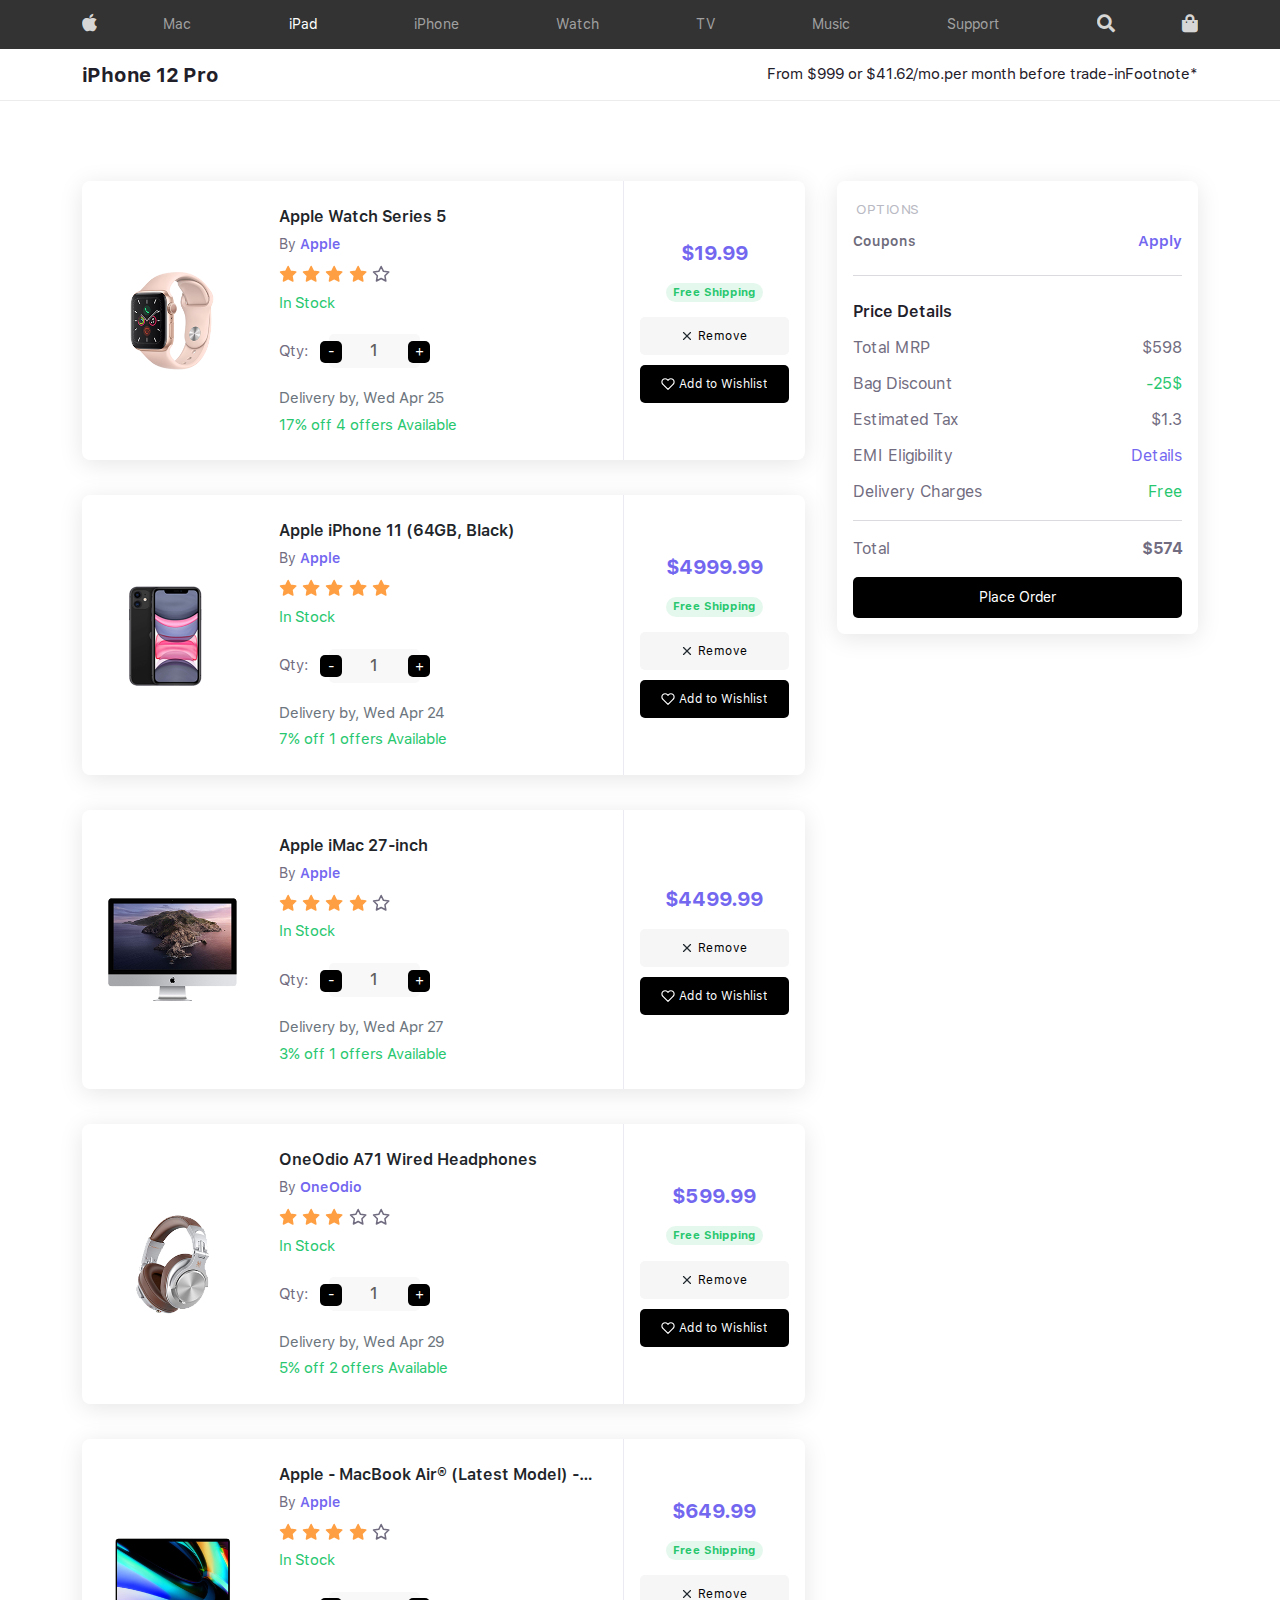
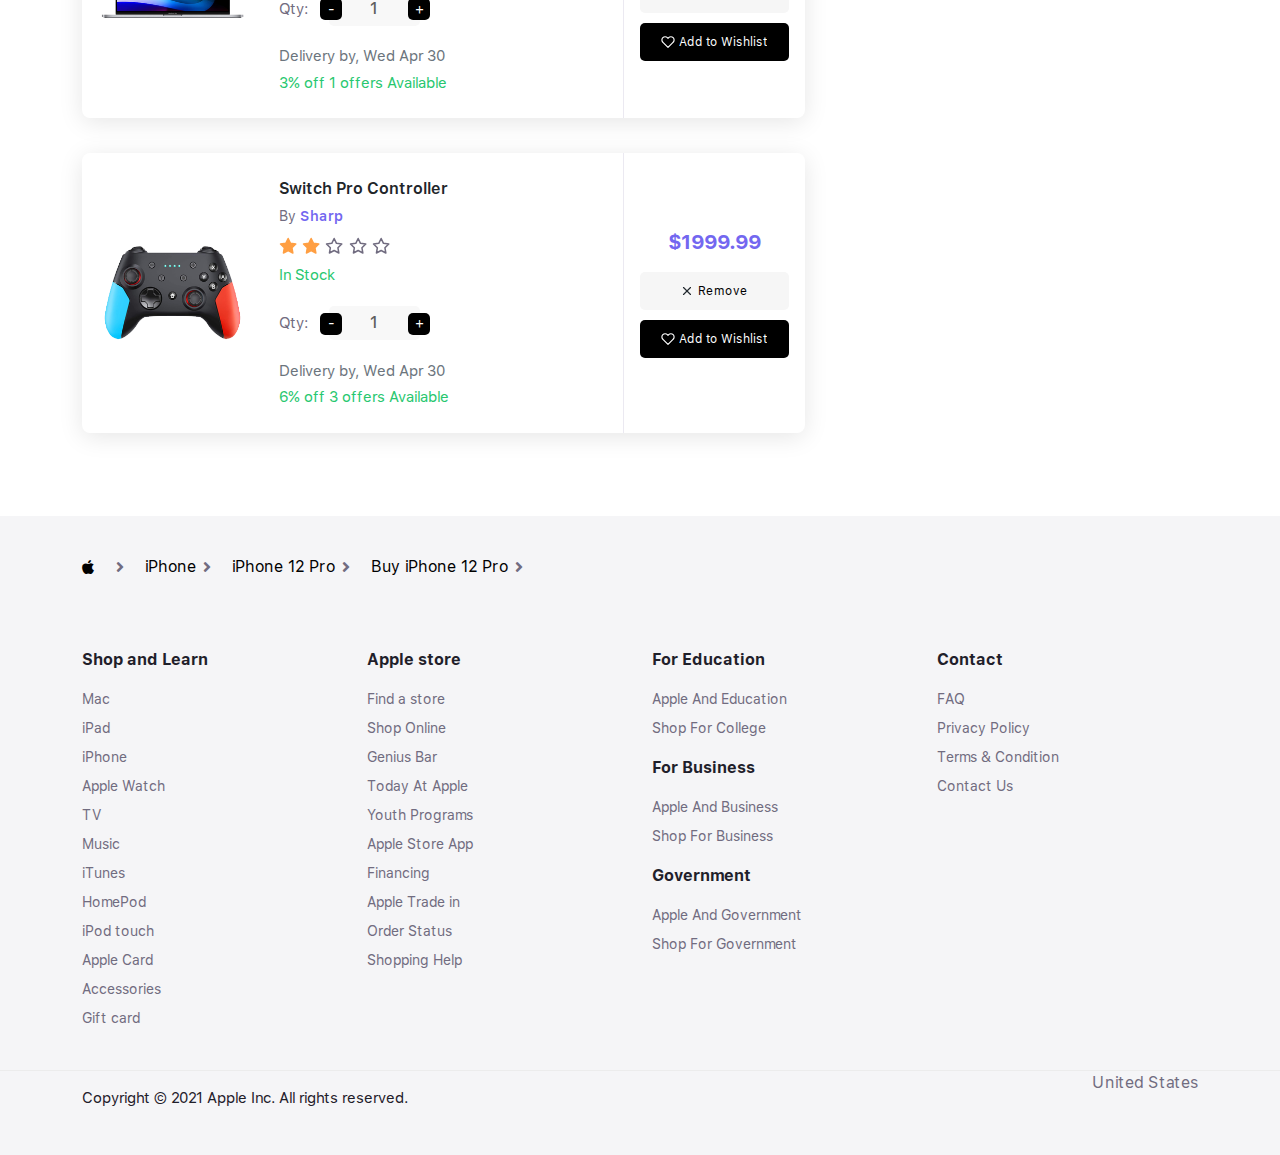
<file: cart.html>
<!DOCTYPE html>
<html lang="en">
<head>
    <meta charset="UTF-8">
    <meta http-equiv="X-UA-Compatible" content="IE=edge">
    <meta name="viewport" content="width=device-width, initial-scale=1.0">
    <!-- fontawesome -->
    <link rel="stylesheet" href="assets/css/all.min.css">
    <!-- font -->
    <link rel="stylesheet" href="assets/css/fonts.css">
    <!-- bootstrap css -->
    <link rel="stylesheet" href="assets/css/bootstrap.min.css">
    <!-- extands css -->
    <link rel="stylesheet" href="assets/css/bootstrap-extended.css">
    <!-- swiper css -->
    <link rel="stylesheet" href="assets/css/swiper.min.css">
    <!-- check out css -->
    <link rel="stylesheet" href="assets/css/cart-checkout.css">
    <!-- style css -->
    <link rel="stylesheet" href="assets/sass/style.css">

    <title>Apple-like</title>
</head>
<body>
    
    <!-- header area start -->
    <header>
        <div class="header-main">
            <div class="header-top">
                <div class="container">
                    <div class="top-inner">
                        <div class="mobile-bar">
                            <span></span>
                            <span></span>
                        </div>
                        <div class="header-logo">
                            <a href="#0">
                                <i class="fab fa-apple"></i>
                            </a>
                        </div>
                        <div class="main-menu">
                            <ul class="menu-list">
                                <li>
                                    <a href="#0">Mac</a>
                                </li>
                                <li class="active">
                                    <a href="#0">iPad</a>
                                </li>
                                <li><a href="#0">iPhone</a></li>
                                <li>
                                    <a href="#0">Watch</a>
                                </li>
                                <li>
                                    <a href="#0">TV</a>
                                </li>
                                <li>
                                    <a href="#0">Music</a>
                                </li>
                                <li>
                                    <a href="#0">Support</a>
                                </li>
                                <li>
                                    <button type="button" class=""><i class="fa fa-search"></i></button>
                                </li>
                            </ul>
                        </div>
                        <div class="header-cart">
                            <button type="button" class="bg-transparent"><i class="fas fa-shopping-bag"></i></button>
                        </div>
                    </div>
                </div>
            </div>
            <div class="header-bottom">
                <div class="container">
                    <div class="bottom-inner">
                        <div class="inner-left">
                            <a href="#0">
                                <h4>iPhone 12 Pro</h4>
                            </a>
                        </div>
                        <div class="inner-right">
                            <p>From $999 or $41.62/mo.per month before trade-inFootnote*</p>
                        </div>
                    </div>
                </div>
            </div>
        </div>
    </header>
    <!-- header area ends  -->

    <!-- Checkout Place order starts -->
    <div class="ecommerce-application pt-4 pt-sm-5 pb-4 pb-sm-5">
        <div class="container">
            <div class="content-body">
                <div id="place-order" class="list-view product-checkout">
                    <!-- Checkout Place Order Left start -->
                    <div class="checkout-items">
                        <div class="card ecommerce-card">
                            <div class="item-img">
                                <a href="app-ecommerce-details.html">
                                <img src="assets/images/cart/01.png" alt="img-placeholder">
                                </a>
                            </div>
                            <div class="card-body">
                                <div class="item-name">
                                <h6 class="mb-0"><a href="app-ecommerce-details.html" class="text-body">Apple Watch Series 5</a></h6>
                                <span class="item-company">By <a href="#" class="company-name">Apple</a></span>
                                <div class="item-rating">
                                    <ul class="unstyled-list list-inline">
                                    <li class="ratings-list-item"><svg xmlns="http://www.w3.org/2000/svg" width="14" height="14" viewBox="0 0 24 24" fill="none" stroke="currentColor" stroke-width="2" stroke-linecap="round" stroke-linejoin="round" class="feather feather-star filled-star"><polygon points="12 2 15.09 8.26 22 9.27 17 14.14 18.18 21.02 12 17.77 5.82 21.02 7 14.14 2 9.27 8.91 8.26 12 2"></polygon></svg></li>
                                    <li class="ratings-list-item"><svg xmlns="http://www.w3.org/2000/svg" width="14" height="14" viewBox="0 0 24 24" fill="none" stroke="currentColor" stroke-width="2" stroke-linecap="round" stroke-linejoin="round" class="feather feather-star filled-star"><polygon points="12 2 15.09 8.26 22 9.27 17 14.14 18.18 21.02 12 17.77 5.82 21.02 7 14.14 2 9.27 8.91 8.26 12 2"></polygon></svg></li>
                                    <li class="ratings-list-item"><svg xmlns="http://www.w3.org/2000/svg" width="14" height="14" viewBox="0 0 24 24" fill="none" stroke="currentColor" stroke-width="2" stroke-linecap="round" stroke-linejoin="round" class="feather feather-star filled-star"><polygon points="12 2 15.09 8.26 22 9.27 17 14.14 18.18 21.02 12 17.77 5.82 21.02 7 14.14 2 9.27 8.91 8.26 12 2"></polygon></svg></li>
                                    <li class="ratings-list-item"><svg xmlns="http://www.w3.org/2000/svg" width="14" height="14" viewBox="0 0 24 24" fill="none" stroke="currentColor" stroke-width="2" stroke-linecap="round" stroke-linejoin="round" class="feather feather-star filled-star"><polygon points="12 2 15.09 8.26 22 9.27 17 14.14 18.18 21.02 12 17.77 5.82 21.02 7 14.14 2 9.27 8.91 8.26 12 2"></polygon></svg></li>
                                    <li class="ratings-list-item"><svg xmlns="http://www.w3.org/2000/svg" width="14" height="14" viewBox="0 0 24 24" fill="none" stroke="currentColor" stroke-width="2" stroke-linecap="round" stroke-linejoin="round" class="feather feather-star unfilled-star"><polygon points="12 2 15.09 8.26 22 9.27 17 14.14 18.18 21.02 12 17.77 5.82 21.02 7 14.14 2 9.27 8.91 8.26 12 2"></polygon></svg></li>
                                    </ul>
                                </div>
                                </div>
                                <span class="text-success mb-1">In Stock</span>
                                <div class="item-quantity">
                                <span class="quantity-title">Qty:</span>
                                <div class="quantity-counter-wrapper">
                                    <div class="input-group bootstrap-touchspin">
                                    <span class="input-group-btn bootstrap-touchspin-injected"><button class="btn btn-primary bootstrap-touchspin-down" type="button">-</button></span><input type="text" class="quantity-counter form-control" value="1"><span class="input-group-btn bootstrap-touchspin-injected"><button class="btn btn-primary bootstrap-touchspin-up" type="button">+</button></span>
                                    </div>
                                </div>
                                </div>
                                <span class="delivery-date text-muted">Delivery by, Wed Apr 25</span>
                                <span class="text-success">17% off 4 offers Available</span>
                            </div>
                            <div class="item-options text-center">
                                <div class="item-wrapper">
                                <div class="item-cost">
                                    <h4 class="item-price">$19.99</h4>
                                    <p class="card-text shipping">
                                    <span class="badge rounded-pill badge-light-success">Free Shipping</span>
                                    </p>
                                </div>
                                </div>
                                <button type="button" class="btn btn-light mt-1 remove-wishlist remove-btn waves-float waves-light">
                                    <svg xmlns="http://www.w3.org/2000/svg" width="14" height="14" viewBox="0 0 24 24" fill="none" stroke="currentColor" stroke-width="2" stroke-linecap="round" stroke-linejoin="round" class="feather feather-x align-middle me-25"><line x1="18" y1="6" x2="6" y2="18"></line><line x1="6" y1="6" x2="18" y2="18"></line></svg>
                                    <span class="ms-1">Remove</span>
                                </button>
                                <button type="button" class="btn btn-primary btn-cart move-cart waves-float waves-light">
                                    <svg xmlns="http://www.w3.org/2000/svg" width="14" height="14" viewBox="0 0 24 24" fill="none" stroke="currentColor" stroke-width="2" stroke-linecap="round" stroke-linejoin="round" class="feather feather-heart align-middle me-25"><path d="M20.84 4.61a5.5 5.5 0 0 0-7.78 0L12 5.67l-1.06-1.06a5.5 5.5 0 0 0-7.78 7.78l1.06 1.06L12 21.23l7.78-7.78 1.06-1.06a5.5 5.5 0 0 0 0-7.78z"></path></svg>
                                    <span class="text-truncate ms-1">Add to Wishlist</span>
                                </button>
                            </div>
                        </div>
                        <div class="card ecommerce-card">
                            <div class="item-img">
                                <a href="app-ecommerce-details.html">
                                <img src="assets/images/cart/02.png" alt="img-placeholder">
                                </a>
                            </div>
                            <div class="card-body">
                                <div class="item-name">
                                <h6 class="mb-0">
                                    <a href="app-ecommerce-details.html" class="text-body">Apple iPhone 11 (64GB, Black)</a>
                                </h6>
                                <span class="item-company">By <a href="#" class="company-name">Apple</a></span>
                                <div class="item-rating">
                                    <ul class="unstyled-list list-inline">
                                    <li class="ratings-list-item"><svg xmlns="http://www.w3.org/2000/svg" width="14" height="14" viewBox="0 0 24 24" fill="none" stroke="currentColor" stroke-width="2" stroke-linecap="round" stroke-linejoin="round" class="feather feather-star filled-star"><polygon points="12 2 15.09 8.26 22 9.27 17 14.14 18.18 21.02 12 17.77 5.82 21.02 7 14.14 2 9.27 8.91 8.26 12 2"></polygon></svg></li>
                                    <li class="ratings-list-item"><svg xmlns="http://www.w3.org/2000/svg" width="14" height="14" viewBox="0 0 24 24" fill="none" stroke="currentColor" stroke-width="2" stroke-linecap="round" stroke-linejoin="round" class="feather feather-star filled-star"><polygon points="12 2 15.09 8.26 22 9.27 17 14.14 18.18 21.02 12 17.77 5.82 21.02 7 14.14 2 9.27 8.91 8.26 12 2"></polygon></svg></li>
                                    <li class="ratings-list-item"><svg xmlns="http://www.w3.org/2000/svg" width="14" height="14" viewBox="0 0 24 24" fill="none" stroke="currentColor" stroke-width="2" stroke-linecap="round" stroke-linejoin="round" class="feather feather-star filled-star"><polygon points="12 2 15.09 8.26 22 9.27 17 14.14 18.18 21.02 12 17.77 5.82 21.02 7 14.14 2 9.27 8.91 8.26 12 2"></polygon></svg></li>
                                    <li class="ratings-list-item"><svg xmlns="http://www.w3.org/2000/svg" width="14" height="14" viewBox="0 0 24 24" fill="none" stroke="currentColor" stroke-width="2" stroke-linecap="round" stroke-linejoin="round" class="feather feather-star filled-star"><polygon points="12 2 15.09 8.26 22 9.27 17 14.14 18.18 21.02 12 17.77 5.82 21.02 7 14.14 2 9.27 8.91 8.26 12 2"></polygon></svg></li>
                                    <li class="ratings-list-item"><svg xmlns="http://www.w3.org/2000/svg" width="14" height="14" viewBox="0 0 24 24" fill="none" stroke="currentColor" stroke-width="2" stroke-linecap="round" stroke-linejoin="round" class="feather feather-star filled-star"><polygon points="12 2 15.09 8.26 22 9.27 17 14.14 18.18 21.02 12 17.77 5.82 21.02 7 14.14 2 9.27 8.91 8.26 12 2"></polygon></svg></li>
                                    </ul>
                                </div>
                                </div>
                                <span class="text-success mb-1">In Stock</span>
                                <div class="item-quantity">
                                <span class="quantity-title">Qty:</span>
                                <div class="quantity-counter-wrapper">
                                    <div class="input-group bootstrap-touchspin">
                                    <span class="input-group-btn bootstrap-touchspin-injected"><button class="btn btn-primary bootstrap-touchspin-down" type="button">-</button></span><input type="text" class="quantity-counter form-control" value="1"><span class="input-group-btn bootstrap-touchspin-injected"><button class="btn btn-primary bootstrap-touchspin-up" type="button">+</button></span>
                                    </div>
                                </div>
                                </div>
                                <span class="delivery-date text-muted">Delivery by, Wed Apr 24</span>
                                <span class="text-success">7% off 1 offers Available</span>
                            </div>
                            <div class="item-options text-center">
                                <div class="item-wrapper">
                                <div class="item-cost">
                                    <h4 class="item-price">$4999.99</h4>
                                    <p class="card-text shipping">
                                    <span class="badge rounded-pill badge-light-success">Free Shipping</span>
                                    </p>
                                </div>
                                </div>
                                <button type="button" class="btn btn-light mt-1 remove-wishlist remove-btn waves-float waves-light">
                                    <svg xmlns="http://www.w3.org/2000/svg" width="14" height="14" viewBox="0 0 24 24" fill="none" stroke="currentColor" stroke-width="2" stroke-linecap="round" stroke-linejoin="round" class="feather feather-x align-middle me-25"><line x1="18" y1="6" x2="6" y2="18"></line><line x1="6" y1="6" x2="18" y2="18"></line></svg>
                                    <span class="ms-1">Remove</span>
                                </button>
                                <button type="button" class="btn btn-primary btn-cart move-cart waves-float waves-light">
                                    <svg xmlns="http://www.w3.org/2000/svg" width="14" height="14" viewBox="0 0 24 24" fill="none" stroke="currentColor" stroke-width="2" stroke-linecap="round" stroke-linejoin="round" class="feather feather-heart align-middle me-25"><path d="M20.84 4.61a5.5 5.5 0 0 0-7.78 0L12 5.67l-1.06-1.06a5.5 5.5 0 0 0-7.78 7.78l1.06 1.06L12 21.23l7.78-7.78 1.06-1.06a5.5 5.5 0 0 0 0-7.78z"></path></svg>
                                    <span class="text-truncate ms-1">Add to Wishlist</span>
                                </button>
                            </div>
                        </div>
                        <div class="card ecommerce-card">
                            <div class="item-img">
                                <a href="app-ecommerce-details.html">
                                <img src="assets/images/cart/03.png" alt="img-placeholder">
                                </a>
                            </div>
                            <div class="card-body">
                                <div class="item-name">
                                <h6 class="mb-0"><a href="app-ecommerce-details.html" class="text-body">Apple iMac 27-inch</a></h6>
                                <span class="item-company">By <a href="#" class="company-name">Apple</a></span>
                                <div class="item-rating">
                                    <ul class="unstyled-list list-inline">
                                    <li class="ratings-list-item"><svg xmlns="http://www.w3.org/2000/svg" width="14" height="14" viewBox="0 0 24 24" fill="none" stroke="currentColor" stroke-width="2" stroke-linecap="round" stroke-linejoin="round" class="feather feather-star filled-star"><polygon points="12 2 15.09 8.26 22 9.27 17 14.14 18.18 21.02 12 17.77 5.82 21.02 7 14.14 2 9.27 8.91 8.26 12 2"></polygon></svg></li>
                                    <li class="ratings-list-item"><svg xmlns="http://www.w3.org/2000/svg" width="14" height="14" viewBox="0 0 24 24" fill="none" stroke="currentColor" stroke-width="2" stroke-linecap="round" stroke-linejoin="round" class="feather feather-star filled-star"><polygon points="12 2 15.09 8.26 22 9.27 17 14.14 18.18 21.02 12 17.77 5.82 21.02 7 14.14 2 9.27 8.91 8.26 12 2"></polygon></svg></li>
                                    <li class="ratings-list-item"><svg xmlns="http://www.w3.org/2000/svg" width="14" height="14" viewBox="0 0 24 24" fill="none" stroke="currentColor" stroke-width="2" stroke-linecap="round" stroke-linejoin="round" class="feather feather-star filled-star"><polygon points="12 2 15.09 8.26 22 9.27 17 14.14 18.18 21.02 12 17.77 5.82 21.02 7 14.14 2 9.27 8.91 8.26 12 2"></polygon></svg></li>
                                    <li class="ratings-list-item"><svg xmlns="http://www.w3.org/2000/svg" width="14" height="14" viewBox="0 0 24 24" fill="none" stroke="currentColor" stroke-width="2" stroke-linecap="round" stroke-linejoin="round" class="feather feather-star filled-star"><polygon points="12 2 15.09 8.26 22 9.27 17 14.14 18.18 21.02 12 17.77 5.82 21.02 7 14.14 2 9.27 8.91 8.26 12 2"></polygon></svg></li>
                                    <li class="ratings-list-item"><svg xmlns="http://www.w3.org/2000/svg" width="14" height="14" viewBox="0 0 24 24" fill="none" stroke="currentColor" stroke-width="2" stroke-linecap="round" stroke-linejoin="round" class="feather feather-star unfilled-star"><polygon points="12 2 15.09 8.26 22 9.27 17 14.14 18.18 21.02 12 17.77 5.82 21.02 7 14.14 2 9.27 8.91 8.26 12 2"></polygon></svg></li>
                                    </ul>
                                </div>
                                </div>
                                <span class="text-success mb-1">In Stock</span>
                                <div class="item-quantity">
                                <span class="quantity-title">Qty:</span>
                                <div class="quantity-counter-wrapper">
                                    <div class="input-group bootstrap-touchspin">
                                    <span class="input-group-btn bootstrap-touchspin-injected"><button class="btn btn-primary bootstrap-touchspin-down" type="button">-</button></span><input type="text" class="quantity-counter form-control" value="1"><span class="input-group-btn bootstrap-touchspin-injected"><button class="btn btn-primary bootstrap-touchspin-up" type="button">+</button></span>
                                    </div>
                                </div>
                                </div>
                                <span class="delivery-date text-muted">Delivery by, Wed Apr 27</span>
                                <span class="text-success">3% off 1 offers Available</span>
                            </div>
                            <div class="item-options text-center">
                                <div class="item-wrapper">
                                <div class="item-cost">
                                    <h4 class="item-price">$4499.99</h4>
                                </div>
                                </div>
                                <button type="button" class="btn btn-light mt-1 remove-wishlist remove-btn waves-float waves-light">
                                    <svg xmlns="http://www.w3.org/2000/svg" width="14" height="14" viewBox="0 0 24 24" fill="none" stroke="currentColor" stroke-width="2" stroke-linecap="round" stroke-linejoin="round" class="feather feather-x align-middle me-25"><line x1="18" y1="6" x2="6" y2="18"></line><line x1="6" y1="6" x2="18" y2="18"></line></svg>
                                    <span class="ms-1">Remove</span>
                                </button>
                                <button type="button" class="btn btn-primary btn-cart move-cart waves-float waves-light">
                                    <svg xmlns="http://www.w3.org/2000/svg" width="14" height="14" viewBox="0 0 24 24" fill="none" stroke="currentColor" stroke-width="2" stroke-linecap="round" stroke-linejoin="round" class="feather feather-heart align-middle me-25"><path d="M20.84 4.61a5.5 5.5 0 0 0-7.78 0L12 5.67l-1.06-1.06a5.5 5.5 0 0 0-7.78 7.78l1.06 1.06L12 21.23l7.78-7.78 1.06-1.06a5.5 5.5 0 0 0 0-7.78z"></path></svg>
                                    <span class="text-truncate ms-1">Add to Wishlist</span>
                                </button>
                            </div>
                        </div>
                        <div class="card ecommerce-card">
                            <div class="item-img">
                                <a href="app-ecommerce-details.html">
                                <img src="assets/images/cart/04.png" alt="img-placeholder">
                                </a>
                            </div>
                            <div class="card-body">
                                <div class="item-name">
                                <h6 class="mb-0">
                                    <a href="app-ecommerce-details.html" class="text-body">OneOdio A71 Wired Headphones</a>
                                </h6>
                                <span class="item-company">By <a href="#" class="company-name">OneOdio</a></span>
                                <div class="item-rating">
                                    <ul class="unstyled-list list-inline">
                                    <li class="ratings-list-item"><svg xmlns="http://www.w3.org/2000/svg" width="14" height="14" viewBox="0 0 24 24" fill="none" stroke="currentColor" stroke-width="2" stroke-linecap="round" stroke-linejoin="round" class="feather feather-star filled-star"><polygon points="12 2 15.09 8.26 22 9.27 17 14.14 18.18 21.02 12 17.77 5.82 21.02 7 14.14 2 9.27 8.91 8.26 12 2"></polygon></svg></li>
                                    <li class="ratings-list-item"><svg xmlns="http://www.w3.org/2000/svg" width="14" height="14" viewBox="0 0 24 24" fill="none" stroke="currentColor" stroke-width="2" stroke-linecap="round" stroke-linejoin="round" class="feather feather-star filled-star"><polygon points="12 2 15.09 8.26 22 9.27 17 14.14 18.18 21.02 12 17.77 5.82 21.02 7 14.14 2 9.27 8.91 8.26 12 2"></polygon></svg></li>
                                    <li class="ratings-list-item"><svg xmlns="http://www.w3.org/2000/svg" width="14" height="14" viewBox="0 0 24 24" fill="none" stroke="currentColor" stroke-width="2" stroke-linecap="round" stroke-linejoin="round" class="feather feather-star filled-star"><polygon points="12 2 15.09 8.26 22 9.27 17 14.14 18.18 21.02 12 17.77 5.82 21.02 7 14.14 2 9.27 8.91 8.26 12 2"></polygon></svg></li>
                                    <li class="ratings-list-item"><svg xmlns="http://www.w3.org/2000/svg" width="14" height="14" viewBox="0 0 24 24" fill="none" stroke="currentColor" stroke-width="2" stroke-linecap="round" stroke-linejoin="round" class="feather feather-star unfilled-star"><polygon points="12 2 15.09 8.26 22 9.27 17 14.14 18.18 21.02 12 17.77 5.82 21.02 7 14.14 2 9.27 8.91 8.26 12 2"></polygon></svg></li>
                                    <li class="ratings-list-item"><svg xmlns="http://www.w3.org/2000/svg" width="14" height="14" viewBox="0 0 24 24" fill="none" stroke="currentColor" stroke-width="2" stroke-linecap="round" stroke-linejoin="round" class="feather feather-star unfilled-star"><polygon points="12 2 15.09 8.26 22 9.27 17 14.14 18.18 21.02 12 17.77 5.82 21.02 7 14.14 2 9.27 8.91 8.26 12 2"></polygon></svg></li>
                                    </ul>
                                </div>
                                </div>
                                <span class="text-success mb-1">In Stock</span>
                                <div class="item-quantity">
                                <span class="quantity-title">Qty:</span>
                                <div class="quantity-counter-wrapper">
                                    <div class="input-group bootstrap-touchspin">
                                    <span class="input-group-btn bootstrap-touchspin-injected"><button class="btn btn-primary bootstrap-touchspin-down" type="button">-</button></span><input type="text" class="quantity-counter form-control" value="1"><span class="input-group-btn bootstrap-touchspin-injected"><button class="btn btn-primary bootstrap-touchspin-up" type="button">+</button></span>
                                    </div>
                                </div>
                                </div>
                                <span class="delivery-date text-muted">Delivery by, Wed Apr 29</span>
                                <span class="text-success">5% off 2 offers Available</span>
                            </div>
                            <div class="item-options text-center">
                                <div class="item-wrapper">
                                <div class="item-cost">
                                    <h4 class="item-price">$599.99</h4>
                                    <p class="card-text shipping">
                                    <span class="badge rounded-pill badge-light-success">Free Shipping</span>
                                    </p>
                                </div>
                                </div>
                                <button type="button" class="btn btn-light mt-1 remove-wishlist remove-btn waves-float waves-light">
                                    <svg xmlns="http://www.w3.org/2000/svg" width="14" height="14" viewBox="0 0 24 24" fill="none" stroke="currentColor" stroke-width="2" stroke-linecap="round" stroke-linejoin="round" class="feather feather-x align-middle me-25"><line x1="18" y1="6" x2="6" y2="18"></line><line x1="6" y1="6" x2="18" y2="18"></line></svg>
                                    <span class="ms-1">Remove</span>
                                </button>
                                <button type="button" class="btn btn-primary btn-cart move-cart waves-float waves-light">
                                    <svg xmlns="http://www.w3.org/2000/svg" width="14" height="14" viewBox="0 0 24 24" fill="none" stroke="currentColor" stroke-width="2" stroke-linecap="round" stroke-linejoin="round" class="feather feather-heart align-middle me-25"><path d="M20.84 4.61a5.5 5.5 0 0 0-7.78 0L12 5.67l-1.06-1.06a5.5 5.5 0 0 0-7.78 7.78l1.06 1.06L12 21.23l7.78-7.78 1.06-1.06a5.5 5.5 0 0 0 0-7.78z"></path></svg>
                                    <span class="text-truncate ms-1">Add to Wishlist</span>
                                </button>
                            </div>
                        </div>
                        <div class="card ecommerce-card">
                            <div class="item-img">
                                <a href="app-ecommerce-details.html">
                                <img src="assets/images/cart/05.png" alt="img-placeholder">
                                </a>
                            </div>
                            <div class="card-body">
                                <div class="item-name">
                                <h6 class="mb-0">
                                    <a href="app-ecommerce-details.html" class="text-body">Apple - MacBook Air® (Latest Model) - 13.3" Display - Silver</a>
                                </h6>
                                <span class="item-company">By <a href="#" class="company-name">Apple</a></span>
                                <div class="item-rating">
                                    <ul class="unstyled-list list-inline">
                                    <li class="ratings-list-item"><svg xmlns="http://www.w3.org/2000/svg" width="14" height="14" viewBox="0 0 24 24" fill="none" stroke="currentColor" stroke-width="2" stroke-linecap="round" stroke-linejoin="round" class="feather feather-star filled-star"><polygon points="12 2 15.09 8.26 22 9.27 17 14.14 18.18 21.02 12 17.77 5.82 21.02 7 14.14 2 9.27 8.91 8.26 12 2"></polygon></svg></li>
                                    <li class="ratings-list-item"><svg xmlns="http://www.w3.org/2000/svg" width="14" height="14" viewBox="0 0 24 24" fill="none" stroke="currentColor" stroke-width="2" stroke-linecap="round" stroke-linejoin="round" class="feather feather-star filled-star"><polygon points="12 2 15.09 8.26 22 9.27 17 14.14 18.18 21.02 12 17.77 5.82 21.02 7 14.14 2 9.27 8.91 8.26 12 2"></polygon></svg></li>
                                    <li class="ratings-list-item"><svg xmlns="http://www.w3.org/2000/svg" width="14" height="14" viewBox="0 0 24 24" fill="none" stroke="currentColor" stroke-width="2" stroke-linecap="round" stroke-linejoin="round" class="feather feather-star filled-star"><polygon points="12 2 15.09 8.26 22 9.27 17 14.14 18.18 21.02 12 17.77 5.82 21.02 7 14.14 2 9.27 8.91 8.26 12 2"></polygon></svg></li>
                                    <li class="ratings-list-item"><svg xmlns="http://www.w3.org/2000/svg" width="14" height="14" viewBox="0 0 24 24" fill="none" stroke="currentColor" stroke-width="2" stroke-linecap="round" stroke-linejoin="round" class="feather feather-star filled-star"><polygon points="12 2 15.09 8.26 22 9.27 17 14.14 18.18 21.02 12 17.77 5.82 21.02 7 14.14 2 9.27 8.91 8.26 12 2"></polygon></svg></li>
                                    <li class="ratings-list-item"><svg xmlns="http://www.w3.org/2000/svg" width="14" height="14" viewBox="0 0 24 24" fill="none" stroke="currentColor" stroke-width="2" stroke-linecap="round" stroke-linejoin="round" class="feather feather-star unfilled-star"><polygon points="12 2 15.09 8.26 22 9.27 17 14.14 18.18 21.02 12 17.77 5.82 21.02 7 14.14 2 9.27 8.91 8.26 12 2"></polygon></svg></li>
                                    </ul>
                                </div>
                                </div>
                                <span class="text-success mb-1">In Stock</span>
                                <div class="item-quantity">
                                <span class="quantity-title">Qty:</span>
                                <div class="quantity-counter-wrapper">
                                    <div class="input-group bootstrap-touchspin">
                                    <span class="input-group-btn bootstrap-touchspin-injected"><button class="btn btn-primary bootstrap-touchspin-down" type="button">-</button></span><input type="text" class="quantity-counter form-control" value="1"><span class="input-group-btn bootstrap-touchspin-injected"><button class="btn btn-primary bootstrap-touchspin-up" type="button">+</button></span>
                                    </div>
                                </div>
                                </div>
                                <span class="delivery-date text-muted">Delivery by, Wed Apr 30</span>
                                <span class="text-success">3% off 1 offers Available</span>
                            </div>
                            <div class="item-options text-center">
                                <div class="item-wrapper">
                                <div class="item-cost">
                                    <h4 class="item-price">$649.99</h4>
                                    <p class="card-text shipping">
                                    <span class="badge rounded-pill badge-light-success">Free Shipping</span>
                                    </p>
                                </div>
                                </div>
                                <button type="button" class="btn btn-light mt-1 remove-wishlist remove-btn waves-float waves-light">
                                    <svg xmlns="http://www.w3.org/2000/svg" width="14" height="14" viewBox="0 0 24 24" fill="none" stroke="currentColor" stroke-width="2" stroke-linecap="round" stroke-linejoin="round" class="feather feather-x align-middle me-25"><line x1="18" y1="6" x2="6" y2="18"></line><line x1="6" y1="6" x2="18" y2="18"></line></svg>
                                    <span class="ms-1">Remove</span>
                                </button>
                                <button type="button" class="btn btn-primary btn-cart move-cart waves-float waves-light">
                                    <svg xmlns="http://www.w3.org/2000/svg" width="14" height="14" viewBox="0 0 24 24" fill="none" stroke="currentColor" stroke-width="2" stroke-linecap="round" stroke-linejoin="round" class="feather feather-heart align-middle me-25"><path d="M20.84 4.61a5.5 5.5 0 0 0-7.78 0L12 5.67l-1.06-1.06a5.5 5.5 0 0 0-7.78 7.78l1.06 1.06L12 21.23l7.78-7.78 1.06-1.06a5.5 5.5 0 0 0 0-7.78z"></path></svg>
                                    <span class="text-truncate ms-1">Add to Wishlist</span>
                                </button>
                            </div>
                        </div>
                        <div class="card ecommerce-card">
                            <div class="item-img">
                                <a href="app-ecommerce-details.html">
                                <img src="assets/images/cart/06.png" alt="img-placeholder">
                                </a>
                            </div>
                            <div class="card-body">
                                <div class="item-name">
                                <h6 class="mb-0">
                                    <a href="app-ecommerce-details.html" class="text-body">Switch Pro Controller </a>
                                </h6>
                                <span class="item-company">By <a href="#" class="company-name">Sharp</a></span>
                                <div class="item-rating">
                                    <ul class="unstyled-list list-inline">
                                    <li class="ratings-list-item"><svg xmlns="http://www.w3.org/2000/svg" width="14" height="14" viewBox="0 0 24 24" fill="none" stroke="currentColor" stroke-width="2" stroke-linecap="round" stroke-linejoin="round" class="feather feather-star filled-star"><polygon points="12 2 15.09 8.26 22 9.27 17 14.14 18.18 21.02 12 17.77 5.82 21.02 7 14.14 2 9.27 8.91 8.26 12 2"></polygon></svg></li>
                                    <li class="ratings-list-item"><svg xmlns="http://www.w3.org/2000/svg" width="14" height="14" viewBox="0 0 24 24" fill="none" stroke="currentColor" stroke-width="2" stroke-linecap="round" stroke-linejoin="round" class="feather feather-star filled-star"><polygon points="12 2 15.09 8.26 22 9.27 17 14.14 18.18 21.02 12 17.77 5.82 21.02 7 14.14 2 9.27 8.91 8.26 12 2"></polygon></svg></li>
                                    <li class="ratings-list-item"><svg xmlns="http://www.w3.org/2000/svg" width="14" height="14" viewBox="0 0 24 24" fill="none" stroke="currentColor" stroke-width="2" stroke-linecap="round" stroke-linejoin="round" class="feather feather-star unfilled-star"><polygon points="12 2 15.09 8.26 22 9.27 17 14.14 18.18 21.02 12 17.77 5.82 21.02 7 14.14 2 9.27 8.91 8.26 12 2"></polygon></svg></li>
                                    <li class="ratings-list-item"><svg xmlns="http://www.w3.org/2000/svg" width="14" height="14" viewBox="0 0 24 24" fill="none" stroke="currentColor" stroke-width="2" stroke-linecap="round" stroke-linejoin="round" class="feather feather-star unfilled-star"><polygon points="12 2 15.09 8.26 22 9.27 17 14.14 18.18 21.02 12 17.77 5.82 21.02 7 14.14 2 9.27 8.91 8.26 12 2"></polygon></svg></li>
                                    <li class="ratings-list-item"><svg xmlns="http://www.w3.org/2000/svg" width="14" height="14" viewBox="0 0 24 24" fill="none" stroke="currentColor" stroke-width="2" stroke-linecap="round" stroke-linejoin="round" class="feather feather-star unfilled-star"><polygon points="12 2 15.09 8.26 22 9.27 17 14.14 18.18 21.02 12 17.77 5.82 21.02 7 14.14 2 9.27 8.91 8.26 12 2"></polygon></svg></li>
                                    </ul>
                                </div>
                                </div>
                                <span class="text-success mb-1">In Stock</span>
                                <div class="item-quantity">
                                <span class="quantity-title">Qty:</span>
                                <div class="quantity-counter-wrapper">
                                    <div class="input-group bootstrap-touchspin">
                                    <span class="input-group-btn bootstrap-touchspin-injected"><button class="btn btn-primary bootstrap-touchspin-down" type="button">-</button></span><input type="text" class="quantity-counter form-control" value="1"><span class="input-group-btn bootstrap-touchspin-injected"><button class="btn btn-primary bootstrap-touchspin-up" type="button">+</button></span>
                                    </div>
                                </div>
                                </div>
                                <span class="delivery-date text-muted">Delivery by, Wed Apr 30</span>
                                <span class="text-success">6% off 3 offers Available</span>
                            </div>
                            <div class="item-options text-center">
                                <div class="item-wrapper">
                                <div class="item-cost">
                                    <h4 class="item-price">$1999.99</h4>
                                </div>
                                </div>
                                <button type="button" class="btn btn-light mt-1 remove-wishlist remove-btn waves-float waves-light">
                                    <svg xmlns="http://www.w3.org/2000/svg" width="14" height="14" viewBox="0 0 24 24" fill="none" stroke="currentColor" stroke-width="2" stroke-linecap="round" stroke-linejoin="round" class="feather feather-x align-middle me-25"><line x1="18" y1="6" x2="6" y2="18"></line><line x1="6" y1="6" x2="18" y2="18"></line></svg>
                                    <span class="ms-1">Remove</span>
                                </button>
                                <button type="button" class="btn btn-primary btn-cart move-cart waves-float waves-light">
                                    <svg xmlns="http://www.w3.org/2000/svg" width="14" height="14" viewBox="0 0 24 24" fill="none" stroke="currentColor" stroke-width="2" stroke-linecap="round" stroke-linejoin="round" class="feather feather-heart align-middle me-25"><path d="M20.84 4.61a5.5 5.5 0 0 0-7.78 0L12 5.67l-1.06-1.06a5.5 5.5 0 0 0-7.78 7.78l1.06 1.06L12 21.23l7.78-7.78 1.06-1.06a5.5 5.5 0 0 0 0-7.78z"></path></svg>
                                    <span class="text-truncate ms-1">Add to Wishlist</span>
                                </button>
                            </div>
                        </div>
                    </div>
                    <!-- Checkout Place Order Left ends -->
            
                    <!-- Checkout Place Order Right start -->
                    <div class="checkout-options">
                        <div class="card">
                        <div class="card-body">
                            <label class="section-label form-label mb-1">Options</label>
                            <div class="coupons input-group input-group-merge">
                            <input type="text" class="form-control" placeholder="Coupons" aria-label="Coupons" aria-describedby="input-coupons">
                            <span class="input-group-text text-primary ps-1" id="input-coupons">Apply</span>
                            </div>
                            <hr>
                            <div class="price-details">
                            <h6 class="price-title">Price Details</h6>
                            <ul class="list-unstyled">
                                <li class="price-detail">
                                <div class="detail-title">Total MRP</div>
                                <div class="detail-amt">$598</div>
                                </li>
                                <li class="price-detail">
                                <div class="detail-title">Bag Discount</div>
                                <div class="detail-amt discount-amt text-success">-25$</div>
                                </li>
                                <li class="price-detail">
                                <div class="detail-title">Estimated Tax</div>
                                <div class="detail-amt">$1.3</div>
                                </li>
                                <li class="price-detail">
                                <div class="detail-title">EMI Eligibility</div>
                                <a href="#" class="detail-amt text-primary">Details</a>
                                </li>
                                <li class="price-detail">
                                <div class="detail-title">Delivery Charges</div>
                                <div class="detail-amt discount-amt text-success">Free</div>
                                </li>
                            </ul>
                            <hr>
                            <ul class="list-unstyled">
                                <li class="price-detail">
                                <div class="detail-title detail-total">Total</div>
                                <div class="detail-amt fw-bolder">$574</div>
                                </li>
                            </ul>
                            <button type="button" class="btn btn-primary w-100 btn-next place-order waves-float waves-light">Place Order</button>
                            </div>
                        </div>
                        </div>
                        <!-- Checkout Place Order Right ends -->
                    </div>
                    <!-- Checkout Place Order Right ends  -->
                </div>
            </div>
        </div>
    </div>
    <!-- Checkout Place order ends   -->
    
    <!-- footer area start -->
    <footer>
        <div class="container">
            <div class="footer-top-menu">
                <ul>
                    <li>
                        <a href="#0"><i class="fab fa-apple"></i> </a>
                    </li>
                    <li>
                        <a href="#0">iPhone</a>
                    </li>
                    <li>
                        <a href="#0">iPhone 12 Pro</a>
                    </li>
                    <li>  
                        <span>Buy iPhone 12 Pro</span>
                    </li>
                </ul>
            </div>
            <div class="section-wrapper">
                <div class="row">
                    <div class="col-lg-3 col-md-4 col-sm-6 col-12">
                        <div class="footer-link d-none d-sm-block">
                            <div class="link-title">
                                <h6>Shop and Learn</h6>
                            </div>
                            <ul class="link-list">
                                <li><a href="#0">Mac</a></li>
                                <li><a href="#0">iPad</a></li>
                                <li><a href="#0">iPhone</a></li>
                                <li><a href="#0">Apple Watch</a></li>
                                <li><a href="#0">TV</a></li>
                                <li><a href="#0">Music</a></li>
                                <li><a href="#0">iTunes</a></li>
                                <li><a href="#0">HomePod</a></li>
                                <li><a href="#0">iPod touch</a></li>
                                <li><a href="#0">Apple Card</a></li>
                                <li><a href="#0">Accessories</a></li>
                                <li><a href="#0">Gift card</a></li>
                            </ul>
                        </div>
                        <div class="footer-link d-sm-none">
                            <div class="link-title">
                                <button type="button" data-bs-toggle="collapse" href="#collapseExample1" role="button" aria-expanded="false" aria-controls="collapseExample1"><h6>About</h6></button>
                            </div>
                            <ul class="link-list collapse" id="collapseExample1">
                                <li><a href="#0">Mac</a></li>
                                <li><a href="#0">iPad</a></li>
                                <li><a href="#0">iPhone</a></li>
                                <li><a href="#0">Apple Watch</a></li>
                                <li><a href="#0">TV</a></li>
                                <li><a href="#0">Music</a></li>
                                <li><a href="#0">iTunes</a></li>
                                <li><a href="#0">HomePod</a></li>
                                <li><a href="#0">iPod touch</a></li>
                                <li><a href="#0">Apple Card</a></li>
                                <li><a href="#0">Accessories</a></li>
                                <li><a href="#0">Gift card</a></li>
                            </ul>
                        </div>
                    </div>
                    <div class="col-lg-3 col-md-4 col-sm-6 col-12 mt-4 mt-sm-0">
                        <div class="footer-link d-none d-sm-block">
                            <div class="link-title">
                                <h6>Apple store</h6>
                            </div>
                            <ul class="link-list">
                                <li><a href="#0">Find a store</a></li>
                                <li><a href="#0">Shop Online</a></li>
                                <li><a href="#0">Genius Bar</a></li>
                                <li><a href="#0">Today At Apple</a></li>
                                <li><a href="#0">Youth Programs</a></li>
                                <li><a href="#0">Apple Store App</a></li>
                                <li><a href="#0">Financing</a></li>
                                <li><a href="#0">Apple Trade in</a></li>
                                <li><a href="#0">Order Status</a></li>
                                <li><a href="#0">Shopping Help</a></li>
                            </ul>
                        </div>
                        <div class="footer-link d-sm-none">
                            <div class="link-title">
                                <button type="button" data-bs-toggle="collapse" href="#collapseExample2" role="button" aria-expanded="false" aria-controls="collapseExample2"><h6>Apple store</h6></button>
                            </div>
                            <ul class="link-list collapse" id="collapseExample2">
                                <li><a href="#0">Find a store</a></li>
                                <li><a href="#0">Shop Online</a></li>
                                <li><a href="#0">Genius Bar</a></li>
                                <li><a href="#0">Today At Apple</a></li>
                                <li><a href="#0">Youth Programs</a></li>
                                <li><a href="#0">Apple Store App</a></li>
                                <li><a href="#0">Financing</a></li>
                                <li><a href="#0">Apple Trade in</a></li>
                                <li><a href="#0">Order Status</a></li>
                                <li><a href="#0">Shopping Help</a></li>
                            </ul>
                        </div>
                    </div>
                    <div class="col-lg-3 col-md-4 col-sm-6 col-12 mt-4 mt-md-0">
                        <div class="footer-link d-none d-sm-block mb-3">
                            <div class="link-title">
                                <h6>For Education</h6>
                            </div>
                            <ul class="link-list">
                                <li><a href="#0">Apple And Education</a></li>
                                <li><a href="#0">Shop For College</a></li>
                            </ul>
                        </div>
                        <div class="footer-link d-none d-sm-block mb-3">
                            <div class="link-title">
                                <h6>For Business</h6>
                            </div>
                            <ul class="link-list">
                                <li><a href="#0">Apple And Business</a></li>
                                <li><a href="#0">Shop For Business</a></li>
                            </ul>
                        </div>
                        <div class="footer-link d-none d-sm-block">
                            <div class="link-title">
                                <h6>Government</h6>
                            </div>
                            <ul class="link-list">
                                <li><a href="#0">Apple And Government</a></li>
                                <li><a href="#0">Shop For Government</a></li>
                            </ul>
                        </div>
                        <div class="footer-link d-sm-none">
                            <div class="link-title">
                                <button type="button" data-bs-toggle="collapse" href="#collapseExample3" role="button" aria-expanded="false" aria-controls="collapseExample3"><h6>For Education</h6></button>
                            </div>
                            <ul class="link-list collapse" id="collapseExample3">
                                <li><a href="#0">Apple And Education</a></li>
                                <li><a href="#0">Shop For College</a></li>
                            </ul>
                        </div>
                        <div class="footer-link d-sm-none">
                            <div class="link-title">
                                <button type="button" data-bs-toggle="collapse" href="#collapseExample3_1" role="button" aria-expanded="false" aria-controls="collapseExample3_1"><h6>For Business</h6></button>
                            </div>
                            <ul class="link-list collapse" id="collapseExample3_1">
                                <li><a href="#0">Apple And Business</a></li>
                                <li><a href="#0">Shop For Business</a></li>
                            </ul>
                        </div> 
                        <div class="footer-link d-sm-none">
                            <div class="link-title">
                                <button type="button" data-bs-toggle="collapse" href="#collapseExample3_2" role="button" aria-expanded="false" aria-controls="collapseExample3_2"><h6>Government</h6></button>
                            </div>
                            <ul class="link-list collapse" id="collapseExample3_2">
                                <li><a href="#0">Apple And Government</a></li>
                                <li><a href="#0">Shop For Government</a></li>
                            </ul>
                        </div>
                    </div>
                    <div class="col-lg-3 col-md-4 col-sm-6 col-12 mt-4 mt-lg-0">
                        <div class="footer-link d-none d-sm-block">
                            <div class="link-title">
                                <h6>Contact</h6>
                            </div>
                            <ul class="link-list">
                                <li><a href="#0">FAQ</a></li>
                                <li><a href="#0">Privacy Policy</a></li>
                                <li><a href="#0">Terms & Condition</a></li>
                                <li><a href="#0">Contact Us</a></li>
                            </ul>
                        </div>
                        <div class="footer-link d-sm-none">
                            <div class="link-title">
                                <button type="button" data-bs-toggle="collapse" href="#collapseExample4" role="button" aria-expanded="false" aria-controls="collapseExample4"><h6>Contact</h6></button>
                            </div>
                            <ul class="link-list collapse" id="collapseExample4">
                                <li><a href="#0">FAQ</a></li>
                                <li><a href="#0">Privacy Policy</a></li>
                                <li><a href="#0">Terms & Condition</a></li>
                                <li><a href="#0">Contact Us</a></li>
                            </ul>
                        </div>
                    </div>
                </div>
            </div>
        </div>
        <div class="footer-bottom">
            <div class="container">
                <div class="bottom-content d-flex justify-content-between">
                    <p>Copyright © 2021 Apple Inc. All rights reserved.</p>
                    <a href="#">United States</a>
                </div>
            </div>
        </div>
    </footer>
    <!-- footer area ends  -->

    <!-- optional js -->
    <script src="assets/js/vendors.min.js"></script>
    <script src="assets/js/bootstrap.min.js"></script>
    <script src="assets/js/swiper.min.js"></script>
    <script src="assets/js/cart-checkout.js"></script>
    <script src="assets/js/function.js"></script>
</body>
</html>
</file>
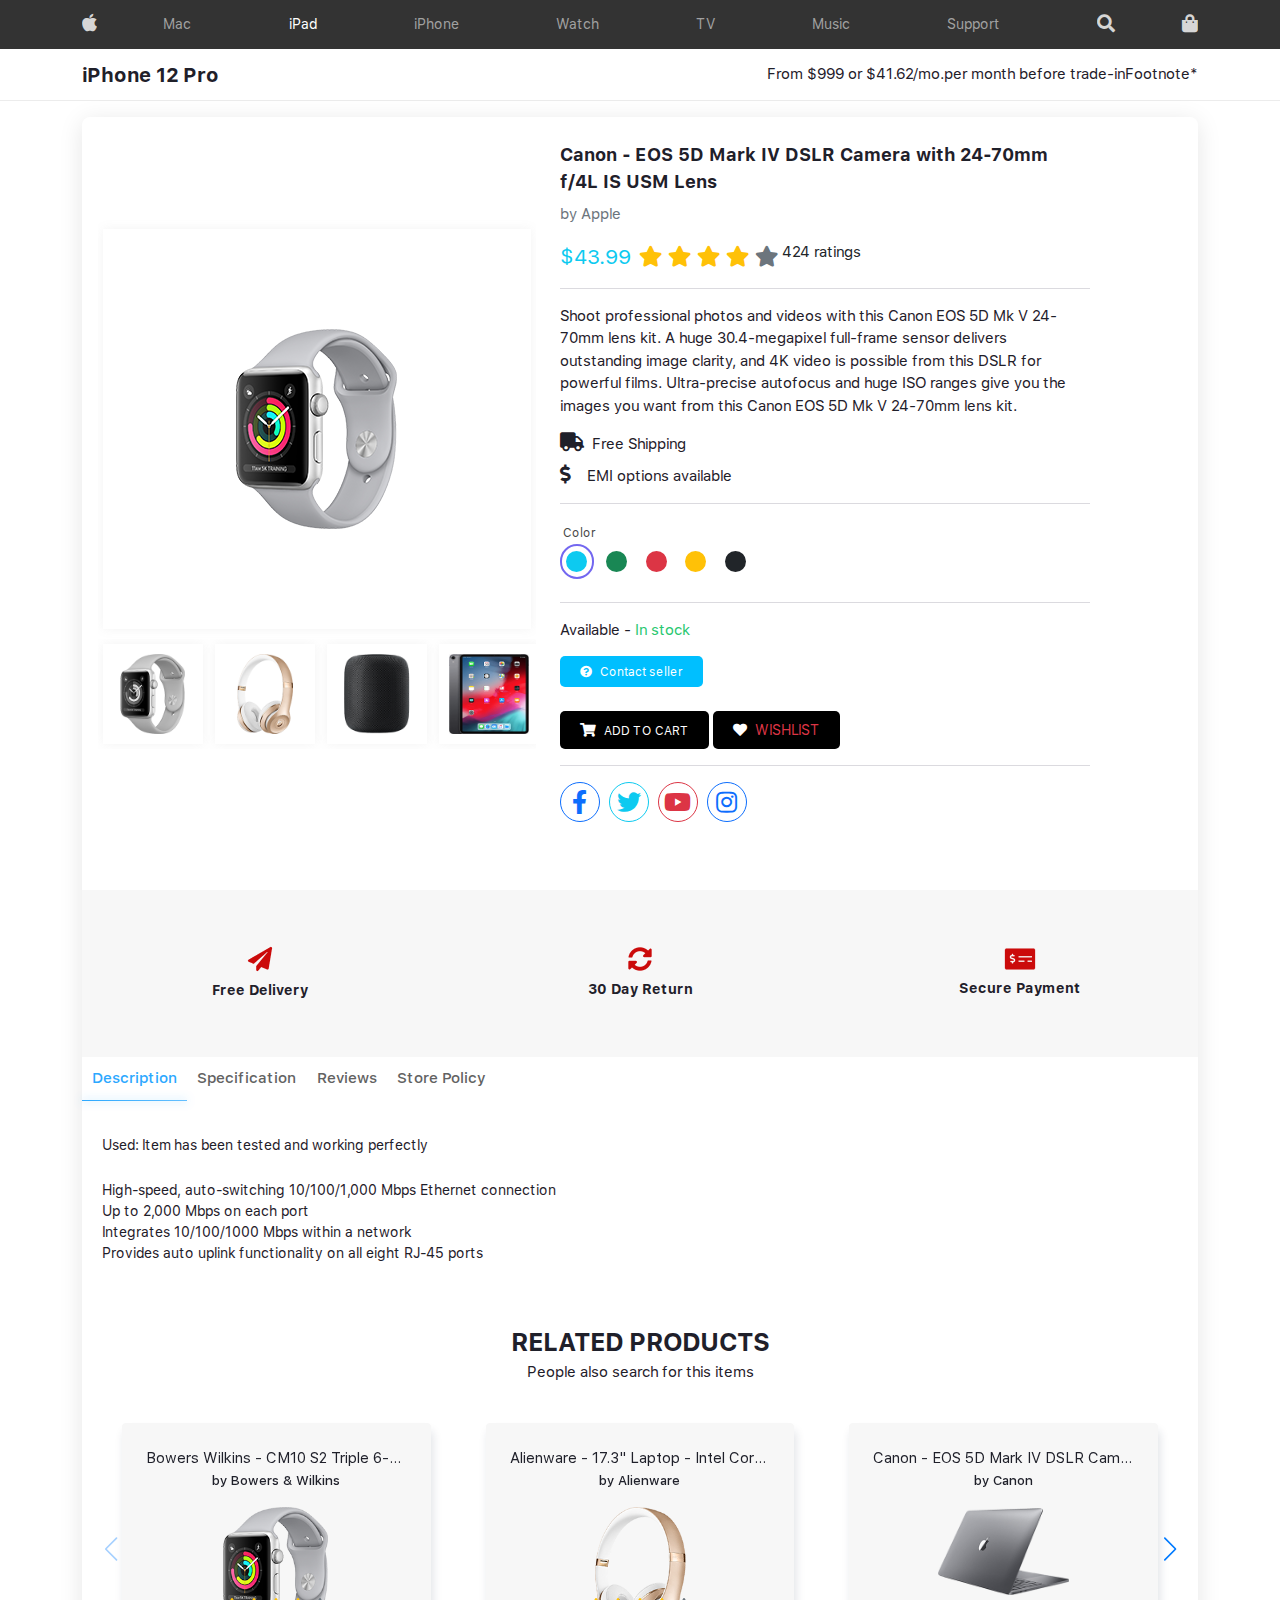
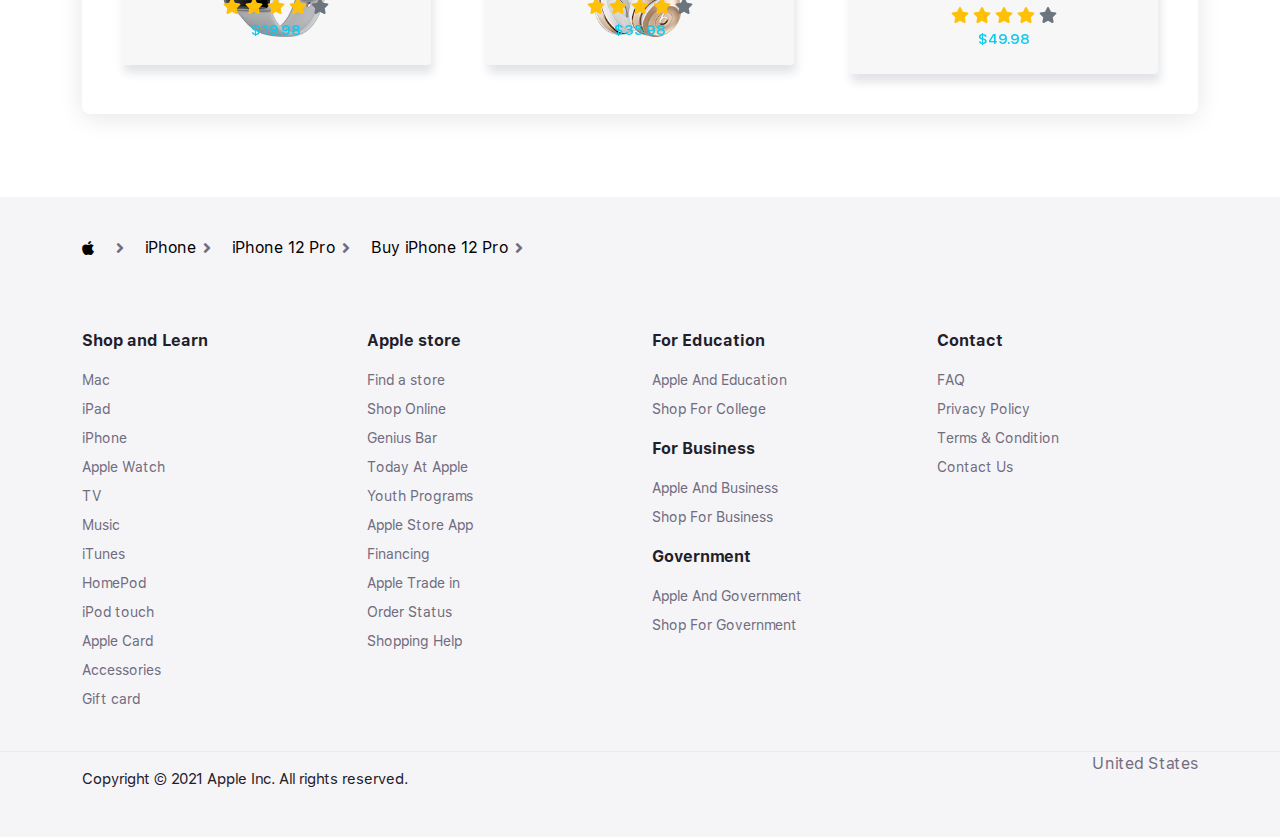
<file: product-details.html>
<!DOCTYPE html>
<html lang="en">
<head>
    <meta charset="UTF-8">
    <meta http-equiv="X-UA-Compatible" content="IE=edge">
    <meta name="viewport" content="width=device-width, initial-scale=1.0">
    <!-- fontawesome -->
    <link rel="stylesheet" href="assets/css/all.min.css">
    <!-- font -->
    <link rel="stylesheet" href="assets/css/fonts.css">
    <!-- bootstrap css -->
    <link rel="stylesheet" href="assets/css/bootstrap.min.css">
    <!-- extands css -->
    <link rel="stylesheet" href="assets/css/bootstrap-extended.css">
    <!-- swiper css -->
    <link rel="stylesheet" href="assets/css/swiper.min.css">
    <!-- details out css -->
    <link rel="stylesheet" href="assets/css/app-ecommerce-details.css">
    <!-- style css -->
    <link rel="stylesheet" href="assets/sass/style.css">

    <title>Apple-like</title>
</head>
<body>
    
    <!-- header area start -->
    <header>
        <div class="header-main">
            <div class="header-top">
                <div class="container">
                    <div class="top-inner">
                        <div class="mobile-bar">
                            <span></span>
                            <span></span>
                        </div>
                        <div class="header-logo">
                            <a href="#0">
                                <i class="fab fa-apple"></i>
                            </a>
                        </div>
                        <div class="main-menu">
                            <ul class="menu-list">
                                <li>
                                    <a href="#0">Mac</a>
                                </li>
                                <li class="active">
                                    <a href="#0">iPad</a>
                                </li>
                                <li><a href="#0">iPhone</a></li>
                                <li>
                                    <a href="#0">Watch</a>
                                </li>
                                <li>
                                    <a href="#0">TV</a>
                                </li>
                                <li>
                                    <a href="#0">Music</a>
                                </li>
                                <li>
                                    <a href="#0">Support</a>
                                </li>
                                <li>
                                    <button type="button" class=""><i class="fa fa-search"></i></button>
                                </li>
                            </ul>
                        </div>
                        <div class="header-cart">
                            <button type="button" class="bg-transparent"><i class="fas fa-shopping-bag"></i></button>
                        </div>
                    </div>
                </div>
            </div>
            <div class="header-bottom">
                <div class="container">
                    <div class="bottom-inner">
                        <div class="inner-left">
                            <a href="#0">
                                <h4>iPhone 12 Pro</h4>
                            </a>
                        </div>
                        <div class="inner-right">
                            <p>From $999 or $41.62/mo.per month before trade-inFootnote*</p>
                        </div>
                    </div>
                </div>
            </div>
        </div>
    </header>
    <!-- header area ends  -->

    <!-- product details start -->
    <section class="product-details pt-3 pb-5">
        <div class="container">
            <div class="content" id="details-list">
                <div class="content-body">
                    <!-- app ecommerce details start -->
                    <section class="app-ecommerce-details">
                        <div class="card">
                            <div class="card-body">
                                <div class="row mb-5 mt-2">
                                    <div class="col-12 col-md-6 col-lg-5 d-flex align-items-center justify-content-center mb-2 mb-md-0">
                                        <div class="product-variation overflow-hidden">
                                            <!-- Swiper -->
                                            <div class="product-container gallery-top">
                                                <div class="swiper-wrapper">
                                                    <div class="swiper-slide">
                                                        <div class="thumb text-center">
                                                            <img src="assets/images/product-details/apple-watch.png" alt="food-image">
                                                        </div>
                                                    </div>
                                                    <div class="swiper-slide">
                                                        <div class="thumb text-center">
                                                            <img src="assets/images/product-details/beats-headphones.png" alt="food-image">
                                                        </div>
                                                    </div>
                                                    <div class="swiper-slide">
                                                        <div class="thumb text-center">
                                                            <img src="assets/images/product-details/homepod.png" alt="food-image">
                                                        </div>
                                                    </div>
                                                    <div class="swiper-slide">
                                                        <div class="thumb text-center">
                                                            <img src="assets/images/product-details/ipad-pro.png" alt="food-image">
                                                        </div>
                                                    </div>
                                                    <div class="swiper-slide">
                                                        <div class="thumb text-center">
                                                            <img src="assets/images/product-details/iphone-x.png" alt="food-image">
                                                        </div>
                                                    </div>
                                                    <div class="swiper-slide">
                                                        <div class="thumb text-center">
                                                            <img src="assets/images/product-details/macbook-pro.png" alt="food-image">
                                                        </div>
                                                    </div>
                                                </div>
                                                <!-- Add Arrows -->
                                                <div class="product-button-next swiper-button-white">
                                                    <span><i class="fa fa-angle-right"></i></span>
                                                </div>
                                                <div class="product-button-prev swiper-button-white">
                                                    <span><i class="fa fa-angle-left"></i></span>
                                                </div>
                                            </div>
                                            <div class="product-container gallery-thumbs">
                                                <div class="swiper-wrapper">
                                                    <div class="swiper-slide">
                                                        <div class="thumb-content text-center">
                                                            <img src="assets/images/product-details/apple-watch.png" alt="food-image">
                                                        </div>
                                                    </div>
                                                    <div class="swiper-slide">
                                                        <div class="thumb-content text-center">
                                                            <img src="assets/images/product-details/beats-headphones.png" alt="food-image">
                                                        </div>
                                                    </div>
                                                    <div class="swiper-slide">
                                                        <div class="thumb-content text-center">
                                                            <img src="assets/images/product-details/homepod.png" alt="food-image">
                                                        </div>
                                                    </div>
                                                    <div class="swiper-slide">
                                                        <div class="thumb-content">
                                                            <img src="assets/images/product-details/ipad-pro.png" alt="food-image">
                                                        </div>
                                                    </div>
                                                    <div class="swiper-slide">
                                                        <div class="thumb-content text-center">
                                                            <img src="assets/images/product-details/iphone-x.png" alt="food-image">
                                                        </div>
                                                    </div>
                                                    <div class="swiper-slide">
                                                        <div class="thumb-content text-center">
                                                            <img src="assets/images/product-details/macbook-pro.png" alt="food-image">
                                                        </div>
                                                    </div>
                                                </div>
                                            </div>
                                        </div>
                                    </div>
                                    <div class="col-12 col-md-6">
                                        <h5>Canon - EOS 5D Mark IV DSLR Camera with 24-70mm f/4L IS USM Lens
                                        </h5>
                                        <p class="text-muted">by Apple</p>
                                        <div class="ecommerce-details-price d-flex flex-wrap">
        
                                            <p class="text-info font-medium-3 me-1 mb-0">$43.99</p>
                                            <span class="ps-1 font-medium-3 border-left">
                                                <i class="fa fa-star text-warning"></i>
                                                <i class="fa fa-star text-warning"></i>
                                                <i class="fa fa-star text-warning"></i>
                                                <i class="fa fa-star text-warning"></i>
                                                <i class="fa fa-star text-secondary"></i>
                                            </span>
                                            <span class="ms-1 text-dark samll">424 ratings</span>
                                        </div>
                                        <hr>
                                        <p>Shoot professional photos and videos with this Canon EOS 5D Mk V 24-70mm lens kit. A huge 30.4-megapixel
                                            full-frame sensor delivers outstanding image clarity, and 4K video is possible from this DSLR for powerful
                                            films. Ultra-precise autofocus and huge ISO ranges give you the images you want from this Canon EOS 5D Mk V
                                            24-70mm lens kit.</p>
                                        <p class="font-weight-bold mb-2"> <i class="fa fa-truck me-2 font-medium-2"></i>Free Shipping
                                        </p>
                                        <p class="font-weight-bold"> <i class="fa fa-dollar-sign me-3 font-medium-2"></i>EMI options available
                                        </p>
                                        <hr>
                                        <div class="form-group">
                                            <label class="font-weight-bold">Color</label>
                                            <ul class="list-unstyled mb-0 product-color-options">
                                                <li class="d-inline-block selected">
                                                    <div class="color-option b-primary">
                                                        <div class="filloption bg-info"></div>
                                                    </div>
                                                </li>
                                                <li class="d-inline-block">
                                                    <div class="color-option b-success">
                                                        <div class="filloption bg-success"></div>
                                                    </div>
                                                </li>
                                                <li class="d-inline-block">
                                                    <div class="color-option b-danger">
                                                        <div class="filloption bg-danger"></div>
                                                    </div>
                                                </li>
                                                <li class="d-inline-block">
                                                    <div class="color-option b-warning">
                                                        <div class="filloption bg-warning"></div>
                                                    </div>
                                                </li>
                                                <li class="d-inline-block">
                                                    <div class="color-option b-black">
                                                        <div class="filloption bg-dark"></div>
                                                    </div>
                                                </li>
                                            </ul>
                                        </div>
                                        <hr>
                                        <p>Available - <span class="text-success">In stock</span></p>
                                        <div class="seller-btn mb-4">
                                            <button type="button" class="btn" data-bs-target="#exampleModal" data-bs-toggle="modal"><span><i class="fa fa-question-circle me-2"></i></span><span>Contact seller</span></button>
                                        </div>
                                        <div class="d-flex flex-column flex-sm-row">
                                            <button class="btn btn-info mr-0 me-sm-1 mb-2 mb-sm-0"><i class="fa fa-shopping-cart me-2"></i><span>ADD TO CART</span></button>
                                            <button class="btn btn-outline-danger"><i class="fa fa-heart me-2"></i>WISHLIST</button>
                                        </div>
                                        <hr>
                                        <button type="button" class="btn-icon rounded-circle btn-outline-primary p-0 me-1 mb-1"><i class="fab fa-facebook-f"></i></button>
                                        <button type="button" class="btn-icon rounded-circle btn-outline-info p-0 me-1 mb-1"><i class="fab fa-twitter"></i></button>
                                        <button type="button" class="btn-icon rounded-circle btn-outline-danger p-0 me-1 mb-1"><i class="fab fa-youtube"></i></button>
                                        <button type="button" class="btn-icon rounded-circle btn-outline-primary p-0 me-1 mb-1"><i class="fab fa-instagram"></i></button>
                                    </div>
                                </div>
                            </div>
                            <div class="item-features py-5">
                                <div class="row text-center pt-2">
                                    <div class="col-4 mb-4 mb-md-0 ">
                                        <div class="w-75 mx-auto">
                                            <img src="assets/images/header/01.png" alt="">
                                            <h5 class="mt-2 font-weight-bold">Free Delivery</h5>
                                        </div>
                                    </div>
                                    <div class="col-4 mb-4 mb-md-0">
                                        <div class="w-75 mx-auto">
                                            <img src="assets/images/header/02.png" alt="">
                                            <h5 class="mt-2 font-weight-bold">30 Day Return</h5>
                                        </div>
                                    </div>
                                    <div class="col-4 mb-4 mb-md-0">
                                        <div class="w-75 mx-auto">
                                            <img src="assets/images/header/03.png" alt="">
                                            <h5 class="mt-2 font-weight-bold">Secure Payment</h5>
                                        </div>
                                    </div>
                                </div>
                            </div>
                            <div class="product-description">
                                <div class="menu-details">
                                    <div class="review">
                                        <div class="review-tab-content">
                                            <ul class="nav nav-tabs" id="myTab" role="tablist">
                                                <li class="nav-item" role="presentation">
                                                  <a class="nav-link active" id="description-tab" data-bs-toggle="tab" href="#description" role="tab" aria-controls="description" aria-selected="true">Description</a>
                                                </li>
                                                <li class="nav-item" role="presentation">
                                                  <a class="nav-link" id="specification-tab" data-bs-toggle="tab" href="#specification" role="tab" aria-controls="specification" aria-selected="false">Specification</a>
                                                </li>
                                                <li class="nav-item" role="presentation">
                                                  <a class="nav-link" id="reviews-tab" data-bs-toggle="tab" href="#reviews" role="tab" aria-controls="reviews" aria-selected="false">Reviews</a>
                                                </li>
                                                <li class="nav-item" role="presentation">
                                                    <a class="nav-link" id="policy-tab" data-bs-toggle="tab" href="#policy" role="tab" aria-controls="policy" aria-selected="false">Store Policy</a>
                                                </li>
                                            </ul>
                                            <div class="tab-content" id="myTabContent">
                                                <div class="tab-pane fade show active" id="description" role="tabpanel" aria-labelledby="description-tab">
                                                    <div class="tabcontent">
                                                        <div class="post-text">
                                                            <p class="small">Used: Item has been tested and working perfectly</p>
                                                            <div class="mt-4">
                                                                <p class="small">High-speed, auto-switching 10/100/1,000 Mbps Ethernet connection</p>
                                                                <p class="small">Up to 2,000 Mbps on each port</p>
                                                                <p class="small">Integrates 10/100/1000 Mbps within a network</p>
                                                                <p class="small">Provides auto uplink functionality on all eight RJ-45 ports</p>
                                                            </div>
                                                        </div>
                                                    </div>
                                                </div>
                                                <div class="tab-pane fade" id="specification" role="tabpanel" aria-labelledby="specification-tab">
                                                    <div class="tabcontent">
                                                        <div class="post-text">
                                                            <h4>Product specification in the food industry: what you need to know</h4>
                                                            <p>
                                                                <strong>Purpose of a product specification document</strong>
                                                                The specification documents is useful on all stages of the production process, on the suppliers and producer sides as well as on the buying 
                                                                company side which can use this document as a quality standard required at the delivery.  In some industries such as in the food industry, the 
                                                                number of protocoles and documents required during the production process can quickly skyrocket to guarantee food safety and a higher food quality. 
                                                                To meet this goal and standard, the food product and raw material specifications sheets primarly inform about the ingredients of each product and its condition of production.
                                                            </p>
                                                        </div>
                                                        <div class="food-specification">
                                                            <table>
                                                                <tbody>
                                                                    <tr>
                                                                        <th>weight</th>
                                                                        <td>2.5 KL</td>
                                                                    </tr>
                                                                    <tr>
                                                                        <th>Dimensions</th>
                                                                        <td>90 x 60 x 90 cm</td>
                                                                    </tr>
                                                                    <tr>
                                                                        <th>Size</th>
                                                                        <td>One Size Fits all</td>
                                                                    </tr>
                                                                    <tr>
                                                                        <th>Color</th>
                                                                        <td>Hot Pink &amp; Brown True Wiht Gold</td>
                                                                    </tr>
                                                                    <tr>
                                                                        <th>Ex Date</th>
                                                                        <td>Make to Three Days</td>
                                                                    </tr>
                                                                </tbody>
                                                            </table>
                                                        </div>
                                                    </div>
                                                </div>
                                                <div class="tab-pane fade" id="reviews" role="tabpanel" aria-labelledby="reviews-tab">
                                                    <div class="tabcontent">
                                                        <div class="row">
                                                            <div class="col-md-6 col-12">
                                                                <div class="review-list">
                                                                    <ul>
                                                                        <li>
                                                                            <div class="rating">
                                                                                <span><i class="fa fa-star"></i></span>
                                                                                <span><i class="fa fa-star"></i></span>
                                                                                <span><i class="fa fa-star"></i></span>
                                                                                <span><i class="fa fa-star"></i></span>
                                                                                <span><i class="fa fa-star"></i></span>
                                                                                <span><i class="fa fa-star-half"></i></span>
                                                                            </div>
                                                                            <p>
                                                                                This food is very testi. I really like that tis yor resturent item.
                                                                                I think this is very good for yor resturant and I wishe Yours better
                                                                                future.so I will give the reating 5 star.
                                                                            </p>
                                                                            <h5>I'm Yeasin</h5>
                                                                        </li>
                                                                        <li>
                                                                            <div class="rating">
                                                                                <span><i class="fa fa-star"></i></span>
                                                                                <span><i class="fa fa-star"></i></span>
                                                                                <span><i class="fa fa-star"></i></span>
                                                                                <span><i class="fa fa-star-half"></i></span>
                                                                                <span><i class="fa fa-star-half"></i></span>
                                                                            </div>
                                                                            <p>
                                                                                This food is very testi. I really like that tis yor resturent item.
                                                                                I think this is very good for yor resturant and I wishe Yours better
                                                                                future.so I will give the reating 5 star.
                                                                            </p>
                                                                            <h5>I'm Roni khan</h5>
                                                                        </li>
                                                                        <li>
                                                                            <div class="rating">
                                                                                <span><i class="fa fa-star"></i></span>
                                                                                <span><i class="fa fa-star"></i></span>
                                                                                <span><i class="fa fa-star-half"></i></span>
                                                                                <span><i class="fa fa-star-half"></i></span>
                                                                                <span><i class="fa fa-star-half"></i></span>
                                                                            </div>
                                                                            <p>
                                                                                This food is very testi. I really like that tis yor resturent item.
                                                                                I think this is very good for yor resturant and I wishe Yours better
                                                                                future.so I will give the reating 5 star.
                                                                            </p>
                                                                            <h5>I'm DI Nasim</h5>
                                                                        </li>
                                                                    </ul>
                                                                </div>
                                                            </div>
                                                            <div class="col-md-6 col-12">
                                                                <div class="review-form">
                                                                    <div class="comment-respos">
                                                                        <h5>Add a review</h5>
                                                                        <form action="method">
                                                                            <p class="comment-form-rating">
                                                                                <label id="rating">Your rating</label>
                                                                                <div class="custom-control custom-radio custom-control-inline">
                                                                                    <input type="radio" id="customRadioInline1" name="customRadioInline1" class="custom-control-input">
                                                                                    <input type="radio" id="customRadioInline1" name="customRadioInline1" class="custom-control-input">
                                                                                    <input type="radio" id="customRadioInline1" name="customRadioInline1" class="custom-control-input">
                                                                                    <input type="radio" id="customRadioInline1" name="customRadioInline1" class="custom-control-input">
                                                                                    <input type="radio" id="customRadioInline1" name="customRadioInline1" class="custom-control-input">
                                                                                </div>
                                                                                <!-- <div class="custom-control custom-checkbox">
                                                                                    <input type="checkbox" class="custom-control-input" id="customCheck1">
                                                                                    <input type="checkbox" class="custom-control-input" id="customCheck1">
                                                                                    <input type="checkbox" class="custom-control-input" id="customCheck1">
                                                                                    <input type="checkbox" class="custom-control-input" id="customCheck1">
                                                                                    <input type="checkbox" class="custom-control-input" id="customCheck1">
                                                                                </div> -->
                                                                            </p>
                                                                            <p class="comment-form-comment">
                                                                                <label for="comment">Your review</label>
                                                                                <textarea name="comment" id="comment" cols="45" rows="8"></textarea>
                                                                            </p>
                                                                            <p class="comment-form-author">
                                                                                <label for="author">Name <span>*</span></label>
                                                                                <input type="text" class="form-control" id="author" name="author">
                                                                            </p>
                                                                            <p class="comment-form-email">
                                                                                <label for="email">Email <span>*</span></label>
                                                                                <input type="email" class="form-control" name="email" id="email">
                                                                            </p>
                                                                            <p class="form-submit">
                                                                                <button type="submit" class="btn"><span>Add review</span></button>
                                                                            </p>
                                                                        </form>
                                                                    </div>
                                                                </div>
                                                            </div>
                                                        </div>
                                                    </div>
                                                </div>
                                                <div class="tab-pane fade" id="policy" role="tabpanel" aria-labelledby="policy-tab">
                                                    <div class="tabcontent">
                                                        <div class="post-text">
                                                            <h4>Cancellation / Return / Exchange Policy</h4>
                                                           <p>We offer a minimum of 18 day returns guarantee on all our items and 30 day return on eligible items. If you are not completely satisfied with your item you may return the items to the seller, within the stipulated return period for a refund (“money back guaranteed”). Please, ensure you obtain a proof of return postage as items being returned are the responsibility of the customer until the items reach the seller. Refunds will take approximately 5 – 7 working days for the process once the goods have arrived to the seller. Sometimes it might take up to 30 days but in rare cases if you paid using credit card but in exceptional cases. We always advise payments are made through PayPal.</p>
                                                            <p>Returned Items must be in their original packaging, and intact to avoid breakage in transit. . In the interest of hygiene, returns on earrings, cosmetics and underwear may not be accepted at any time. Swimwear may not be returned if the hygiene seal is broken.  We guarantee to refund unworn or unwashed items when you return it in re-sellable condition,.</p>
                                                            <div class="inner-text">
                                                                <h4>Non-Returnable Items</h4>
                                                                <p>We don’t accept returns for items such as food unless of course they’re faulty. Our website and catalogue clearly show which items are excluded. If you’re returning an electrical item, it must be unused and in its original sealed packaging.</p>
                                                            </div>
                                                        </div>
                                                    </div>
                                                </div>
                                            </div>
                                        </div>
                                    </div>
                                </div>
                            </div>
                            <div class="card-body">
                                <div class="mt-4 mb-2 text-center">
                                    <h3 class="font-weight-normal m-0">RELATED PRODUCTS</h3>
                                    <p>People also search for this items</p>
                                </div>
                                <div class="swiper-responsive-breakpoints swiper-container px-4 py-4 swiper-container-initialized swiper-container-horizontal">
                                    <div class="swiper-wrapper" style="transform: translate3d(-494px, 0px, 0px); transition-duration: 0ms;">
                                        <div class="swiper-slide rounded swiper-shadow" style="width: 217px; margin-right: 30px;">
                                            <div class="item-heading">
                                                <p class="text-truncate mb-0">
                                                    Bowers Wilkins - CM10 S2 Triple 6-1/2" 3-Way Floorstanding Speaker (Each) - Gloss Black
                                                </p>
                                                <p>
                                                    <small>by</small>
                                                    <small>Bowers &amp; Wilkins</small>
                                                </p>
                                            </div>
                                            <div class="img-container w-50 mx-auto my-2 py-75">
                                                <img src="assets/images/product-details/apple-watch.png" class="img-fluid" height="100" alt="image">
                                            </div>
                                            <div class="item-meta">
                                                <div class="product-rating">
                                                    <i class="fa fa-star text-warning"></i>
                                                    <i class="fa fa-star text-warning"></i>
                                                    <i class="fa fa-star text-warning"></i>
                                                    <i class="fa fa-star text-warning"></i>
                                                    <i class="fa fa-star text-secondary"></i>
                                                </div>
                                                <p class="text-info mb-0">$19.98</p>
                                            </div>
                                        </div>
                                        <div class="swiper-slide rounded swiper-shadow swiper-slide-prev" style="width: 217px; margin-right: 30px;">
                                            <div class="item-heading">
                                                <p class="text-truncate mb-0">
                                                    Alienware - 17.3" Laptop - Intel Core i7 - 16GB Memory - NVIDIA GeForce GTX 1070 - 1TB Hard Drive +
                                                    128GB Solid State Drive - Silver
                                                </p>
                                                <p>
                                                    <small>by</small>
                                                    <small>Alienware</small>
                                                </p>
                                            </div>
                                            <div class="img-container w-50 mx-auto my-2 py-75">
                                                <img src="assets/images/product-details/beats-headphones.png" class="img-fluid" alt="image">
                                            </div>
                                            <div class="item-meta">
                                                <div class="product-rating">
                                                    <i class="fa fa-star text-warning"></i>
                                                    <i class="fa fa-star text-warning"></i>
                                                    <i class="fa fa-star text-warning"></i>
                                                    <i class="fa fa-star text-warning"></i>
                                                    <i class="fa fa-star text-secondary"></i>
                                                </div>
                                                <p class="text-info mb-0">$35.98</p>
                                            </div>
                                        </div>
                                        <div class="swiper-slide rounded swiper-shadow swiper-slide-active" style="width: 217px; margin-right: 30px;">
                                            <div class="item-heading">
                                                <p class="text-truncate mb-0">
                                                    Canon - EOS 5D Mark IV DSLR Camera with 24-70mm f/4L IS USM Lens
                                                </p>
                                                <p>
                                                    <small>by</small>
                                                    <small>Canon</small>
                                                </p>
                                            </div>
                                            <div class="img-container w-50 mx-auto my-3 py-50">
                                                <img src="assets/images/product-details/macbook-pro.png" class="img-fluid" alt="image">
                                            </div>
                                            <div class="item-meta">
                                                <div class="product-rating">
                                                    <i class="fa fa-star text-warning"></i>
                                                    <i class="fa fa-star text-warning"></i>
                                                    <i class="fa fa-star text-warning"></i>
                                                    <i class="fa fa-star text-warning"></i>
                                                    <i class="fa fa-star text-secondary"></i>
                                                </div>
                                                <p class="text-info mb-0">$49.98</p>
                                            </div>
                                        </div>
                                        <div class="swiper-slide rounded swiper-shadow swiper-slide-next" style="width: 217px; margin-right: 30px;">
                                            <div class="item-heading">
                                                <p class="text-truncate mb-0">
                                                    Apple - 27" iMac with Retina 5K display - Intel Core i7 - 32GB Memory - 2TB Fusion Drive - Silver
                                                </p>
                                                <p>
                                                    <small>by</small>
                                                    <small>Apple</small>
                                                </p>
                                            </div>
                                            <div class="img-container w-50 mx-auto my-2 py-75">
                                                <img src="assets/images/product-details/homepod.png" class="img-fluid" alt="image">
                                            </div>
                                            <div class="item-meta">
                                                <div class="product-rating">
                                                    <i class="fa fa-star text-warning"></i>
                                                    <i class="fa fa-star text-warning"></i>
                                                    <i class="fa fa-star text-warning"></i>
                                                    <i class="fa fa-star text-warning"></i>
                                                    <i class="fa fa-star text-secondary"></i>
                                                </div>
                                                <p class="text-info mb-0">$29.98</p>
                                            </div>
                                        </div>
                                        <div class="swiper-slide rounded swiper-shadow" style="width: 217px; margin-right: 30px;">
                                            <div class="item-heading">
                                                <p class="text-truncate mb-0">
                                                    Bowers Wilkins - CM10 S2 Triple 6-1/2" 3-Way Floorstanding Speaker (Each) - Gloss Black
                                                </p>
                                                <p>
                                                    <small>by</small>
                                                    <small>Bowers &amp; Wilkins</small>
                                                </p>
                                            </div>
                                            <div class="img-container w-50 mx-auto my-2 py-75">
                                                <img src="assets/images/product-details/magic-mouse.png" class="img-fluid" alt="image">
                                            </div>
                                            <div class="item-meta">
                                                <div class="product-rating">
                                                    <i class="fa fa-star text-warning"></i>
                                                    <i class="fa fa-star text-warning"></i>
                                                    <i class="fa fa-star text-warning"></i>
                                                    <i class="fa fa-star text-warning"></i>
                                                    <i class="fa fa-star text-secondary"></i>
                                                </div>
                                                <p class="text-info mb-0">$99.98</p>
                                            </div>
                                        </div>
                                        <div class="swiper-slide rounded swiper-shadow" style="width: 217px; margin-right: 30px;">
                                            <div class="item-heading">
                                                <p class="text-truncate mb-0">
                                                    Garmin - fenix 3 Sapphire GPS Watch - Silver
                                                </p>
                                                <p>
                                                    <small>by</small>
                                                    <small>Garmin</small>
                                                </p>
                                            </div>
                                            <div class="img-container w-50 mx-auto my-2 py-75">
                                                <img src="assets/images/product-details/iphone-x.png" class="img-fluid" alt="image">
                                            </div>
                                            <div class="item-meta">
                                                <div class="product-rating">
                                                    <i class="fa fa-star text-warning"></i>
                                                    <i class="fa fa-star text-warning"></i>
                                                    <i class="fa fa-star text-warning"></i>
                                                    <i class="fa fa-star text-warning"></i>
                                                    <i class="fa fa-star text-secondary"></i>
                                                </div>
                                                <p class="text-info mb-0">$59.98</p>
                                            </div>
                                        </div>
                                    </div>
                                    <!-- Add Arrows -->
                                    <div class="swiper-button-next swiper-button-disabled" tabindex="0" role="button" aria-label="Next slide" aria-disabled="true"></div>
                                    <div class="swiper-button-prev" tabindex="0" role="button" aria-label="Previous slide" aria-disabled="false"></div>
        
                                <span class="swiper-notification" aria-live="assertive" aria-atomic="true"></span></div>
                            </div>
                        </div>
                    </section>
                    <!-- app ecommerce details end -->
                </div>
              </div>
        </div>
    </section>
    <!-- product details ends -->

    <!-- Seller modal start -->
    <div class="modal fade" id="exampleModal" tabindex="-1" role="dialog" aria-labelledby="exampleModalLabel" aria-hidden="true" >
        <div class="modal-dialog modal-lg modal-dialog-centered">
            <div class="modal-content style-one">
                <div class="modal-body">
                    <div class="contact-seller">
                        <form id="wcfm_login_popup_form" class="wcfm_popup_wrapper">
                            <div><h4 class="m-0">Login</h4></div>
                            <form action="">
                                <table>
                                    <tbody>         
                                        <tr>
                                            <td>
                                                <div class="input-group">
                                                    <p class="m-1">Username / E-mail Address</p>
                                                    <input type="text" class="form-control pl-2" name="user-email" placeholder="Email">
                                                </div>
                                            </td>
                                        </tr>
                                        <tr>
                                            <td>
                                                <div class="input-group">
                                                    <p class="m-1 mt-3">Password</p>
                                                    <input type="password" class="form-control pl-2" name="password" placeholder="Password">
                                                </div>
                                            </td>
                                        </tr>        
                                    </tbody>
                                </table>
                                <div class="seller-submit-btn mt-4">
                                    <button type="submit" class="btn"><span>Submit</span></button>
                                </div>
                            </form>

                            <a class="register-link text-info pt-3 text-center d-block" target="_blank" href="sign-up.html">No account yet! Click here to register</a>
                        </form>
                    </div>
                </div>
            </div>
        </div>
    </div>
    <!-- Seller modal ends  -->
    
    <!-- footer area start -->
    <footer>
        <div class="container">
            <div class="footer-top-menu">
                <ul>
                    <li>
                        <a href="#0"><i class="fab fa-apple"></i> </a>
                    </li>
                    <li>
                        <a href="#0">iPhone</a>
                    </li>
                    <li>
                        <a href="#0">iPhone 12 Pro</a>
                    </li>
                    <li>  
                        <span>Buy iPhone 12 Pro</span>
                    </li>
                </ul>
            </div>
            <div class="section-wrapper">
                <div class="row">
                    <div class="col-lg-3 col-md-4 col-sm-6 col-12">
                        <div class="footer-link d-none d-sm-block">
                            <div class="link-title">
                                <h6>Shop and Learn</h6>
                            </div>
                            <ul class="link-list">
                                <li><a href="#0">Mac</a></li>
                                <li><a href="#0">iPad</a></li>
                                <li><a href="#0">iPhone</a></li>
                                <li><a href="#0">Apple Watch</a></li>
                                <li><a href="#0">TV</a></li>
                                <li><a href="#0">Music</a></li>
                                <li><a href="#0">iTunes</a></li>
                                <li><a href="#0">HomePod</a></li>
                                <li><a href="#0">iPod touch</a></li>
                                <li><a href="#0">Apple Card</a></li>
                                <li><a href="#0">Accessories</a></li>
                                <li><a href="#0">Gift card</a></li>
                            </ul>
                        </div>
                        <div class="footer-link d-sm-none">
                            <div class="link-title">
                                <button type="button" data-bs-toggle="collapse" href="#collapseExample1" role="button" aria-expanded="false" aria-controls="collapseExample1"><h6>About</h6></button>
                            </div>
                            <ul class="link-list collapse" id="collapseExample1">
                                <li><a href="#0">Mac</a></li>
                                <li><a href="#0">iPad</a></li>
                                <li><a href="#0">iPhone</a></li>
                                <li><a href="#0">Apple Watch</a></li>
                                <li><a href="#0">TV</a></li>
                                <li><a href="#0">Music</a></li>
                                <li><a href="#0">iTunes</a></li>
                                <li><a href="#0">HomePod</a></li>
                                <li><a href="#0">iPod touch</a></li>
                                <li><a href="#0">Apple Card</a></li>
                                <li><a href="#0">Accessories</a></li>
                                <li><a href="#0">Gift card</a></li>
                            </ul>
                        </div>
                    </div>
                    <div class="col-lg-3 col-md-4 col-sm-6 col-12 mt-4 mt-sm-0">
                        <div class="footer-link d-none d-sm-block">
                            <div class="link-title">
                                <h6>Apple store</h6>
                            </div>
                            <ul class="link-list">
                                <li><a href="#0">Find a store</a></li>
                                <li><a href="#0">Shop Online</a></li>
                                <li><a href="#0">Genius Bar</a></li>
                                <li><a href="#0">Today At Apple</a></li>
                                <li><a href="#0">Youth Programs</a></li>
                                <li><a href="#0">Apple Store App</a></li>
                                <li><a href="#0">Financing</a></li>
                                <li><a href="#0">Apple Trade in</a></li>
                                <li><a href="#0">Order Status</a></li>
                                <li><a href="#0">Shopping Help</a></li>
                            </ul>
                        </div>
                        <div class="footer-link d-sm-none">
                            <div class="link-title">
                                <button type="button" data-bs-toggle="collapse" href="#collapseExample2" role="button" aria-expanded="false" aria-controls="collapseExample2"><h6>Apple store</h6></button>
                            </div>
                            <ul class="link-list collapse" id="collapseExample2">
                                <li><a href="#0">Find a store</a></li>
                                <li><a href="#0">Shop Online</a></li>
                                <li><a href="#0">Genius Bar</a></li>
                                <li><a href="#0">Today At Apple</a></li>
                                <li><a href="#0">Youth Programs</a></li>
                                <li><a href="#0">Apple Store App</a></li>
                                <li><a href="#0">Financing</a></li>
                                <li><a href="#0">Apple Trade in</a></li>
                                <li><a href="#0">Order Status</a></li>
                                <li><a href="#0">Shopping Help</a></li>
                            </ul>
                        </div>
                    </div>
                    <div class="col-lg-3 col-md-4 col-sm-6 col-12 mt-4 mt-md-0">
                        <div class="footer-link d-none d-sm-block mb-3">
                            <div class="link-title">
                                <h6>For Education</h6>
                            </div>
                            <ul class="link-list">
                                <li><a href="#0">Apple And Education</a></li>
                                <li><a href="#0">Shop For College</a></li>
                            </ul>
                        </div>
                        <div class="footer-link d-none d-sm-block mb-3">
                            <div class="link-title">
                                <h6>For Business</h6>
                            </div>
                            <ul class="link-list">
                                <li><a href="#0">Apple And Business</a></li>
                                <li><a href="#0">Shop For Business</a></li>
                            </ul>
                        </div>
                        <div class="footer-link d-none d-sm-block">
                            <div class="link-title">
                                <h6>Government</h6>
                            </div>
                            <ul class="link-list">
                                <li><a href="#0">Apple And Government</a></li>
                                <li><a href="#0">Shop For Government</a></li>
                            </ul>
                        </div>
                        <div class="footer-link d-sm-none">
                            <div class="link-title">
                                <button type="button" data-bs-toggle="collapse" href="#collapseExample3" role="button" aria-expanded="false" aria-controls="collapseExample3"><h6>For Education</h6></button>
                            </div>
                            <ul class="link-list collapse" id="collapseExample3">
                                <li><a href="#0">Apple And Education</a></li>
                                <li><a href="#0">Shop For College</a></li>
                            </ul>
                        </div>
                        <div class="footer-link d-sm-none">
                            <div class="link-title">
                                <button type="button" data-bs-toggle="collapse" href="#collapseExample3_1" role="button" aria-expanded="false" aria-controls="collapseExample3_1"><h6>For Business</h6></button>
                            </div>
                            <ul class="link-list collapse" id="collapseExample3_1">
                                <li><a href="#0">Apple And Business</a></li>
                                <li><a href="#0">Shop For Business</a></li>
                            </ul>
                        </div> 
                        <div class="footer-link d-sm-none">
                            <div class="link-title">
                                <button type="button" data-bs-toggle="collapse" href="#collapseExample3_2" role="button" aria-expanded="false" aria-controls="collapseExample3_2"><h6>Government</h6></button>
                            </div>
                            <ul class="link-list collapse" id="collapseExample3_2">
                                <li><a href="#0">Apple And Government</a></li>
                                <li><a href="#0">Shop For Government</a></li>
                            </ul>
                        </div>
                    </div>
                    <div class="col-lg-3 col-md-4 col-sm-6 col-12 mt-4 mt-lg-0">
                        <div class="footer-link d-none d-sm-block">
                            <div class="link-title">
                                <h6>Contact</h6>
                            </div>
                            <ul class="link-list">
                                <li><a href="#0">FAQ</a></li>
                                <li><a href="#0">Privacy Policy</a></li>
                                <li><a href="#0">Terms & Condition</a></li>
                                <li><a href="#0">Contact Us</a></li>
                            </ul>
                        </div>
                        <div class="footer-link d-sm-none">
                            <div class="link-title">
                                <button type="button" data-bs-toggle="collapse" href="#collapseExample4" role="button" aria-expanded="false" aria-controls="collapseExample4"><h6>Contact</h6></button>
                            </div>
                            <ul class="link-list collapse" id="collapseExample4">
                                <li><a href="#0">FAQ</a></li>
                                <li><a href="#0">Privacy Policy</a></li>
                                <li><a href="#0">Terms & Condition</a></li>
                                <li><a href="#0">Contact Us</a></li>
                            </ul>
                        </div>
                    </div>
                </div>
            </div>
        </div>
        <div class="footer-bottom">
            <div class="container">
                <div class="bottom-content d-flex justify-content-between">
                    <p>Copyright © 2021 Apple Inc. All rights reserved.</p>
                    <a href="#">United States</a>
                </div>
            </div>
        </div>
    </footer>
    <!-- footer area ends  -->

    <!-- optional js -->
    <script src="assets/js/vendors.min.js"></script>
    <script src="assets/js/bootstrap.min.js"></script>
    <script src="assets/js/swiper.min.js"></script>
    <script src="assets/js/cart-checkout.js"></script>
    <script src="assets/js/function.js"></script>
</body>
</html>
</file>
<file: assets/css/fonts.css>
@font-face {
	font-family: 'Minion Pro';
	src: local('Minion Pro Semibold'), local('MinionPro-Semibold'),
			url('../fonts/MinionPro-Semibold.woff') format('woff'),
			url('../fonts/MinionPro-Semibold.ttf') format('truetype');
	font-weight: 600;
	font-style: normal;
	font-display: swap;
}

@font-face {
	font-family: 'Minion Pro';
	src: local('Minion Pro Regular'), local('MinionPro-Regular'),
			url('../fonts/MinionPro-Regular.woff') format('woff'),
			url('../fonts/MinionPro-Regular.ttf') format('truetype');
	font-weight: normal;
	font-style: normal;
	font-display: swap;
}

@font-face {
	font-family: 'Minion Pro';
	src: local('Minion Pro Bold'), local('MinionPro-Bold'),
			url('../fonts/MinionPro-Bold.woff') format('woff'),
			url('../fonts/MinionPro-Bold.ttf') format('truetype');
	font-weight: bold;
	font-style: normal;
	font-display: swap;
}

@font-face {
	font-family: 'Minion Pro';
	src: local('Minion Pro Medium'), local('MinionPro-Medium'),
			url('../fonts/MinionPro-Medium.woff') format('woff'),
			url('../fonts/MinionPro-Medium.ttf') format('truetype');
	font-weight: 500;
	font-style: normal;
	font-display: swap;
}

@font-face {
	font-family: 'SF Pro Display';
	src: local('SF Pro Display Bold'), local('SFProDisplay-Bold'),
			url('../fonts/SFProDisplay-Bold.woff') format('woff'),
			url('../fonts/SFProDisplay-Bold.ttf') format('truetype');
	font-weight: bold;
	font-style: normal;
	font-display: swap;
}

@font-face {
	font-family: 'SF Pro Display';
	src: local('SF Pro Display Semibold'), local('SFProDisplay-Semibold'),
			url('../fonts/SFProDisplay-Semibold.woff') format('woff'),
			url('../fonts/SFProDisplay-Semibold.ttf') format('truetype');
	font-weight: 600;
	font-style: normal;
	font-display: swap;
}

@font-face {
	font-family: 'SF Pro Text';
	src: local('SF Pro Text Light'), local('SFProText-Light'),
			url('../fonts/SFProText-Light.woff') format('woff'),
			url('../fonts/SFProText-Light.ttf') format('truetype');
	font-weight: 200;
	font-style: normal;
	font-display: swap;
}

@font-face {
	font-family: 'SF Pro Display';
	src: local('SF Pro Display Regular'), local('SFProDisplay-Regular'),
			url('../fonts/SFProDisplay-Regular.woff') format('woff'),
			url('../fonts/SFProDisplay-Regular.ttf') format('truetype');
	font-weight: normal;
	font-style: normal;
	font-display: swap;
}

@font-face {
	font-family: 'SF Pro Text';
	src: local('SF Pro Text Bold'), local('SFProText-Bold'),
			url('../fonts/SFProText-Bold.woff') format('woff'),
			url('../fonts/SFProText-Bold.ttf') format('truetype');
	font-weight: bold;
	font-style: normal;
	font-display: swap;
}

@font-face {
	font-family: 'SF Pro Text';
	src: local('SF Pro Text Regular'), local('SFProText-Regular'),
			url('../fonts/SFProText-Regular.woff') format('woff'),
			url('../fonts/SFProText-Regular.ttf') format('truetype');
	font-weight: normal;
	font-style: normal;
	font-display: swap;
}

@font-face {
	font-family: 'SF Pro Text';
	src: local('SF Pro Text Semibold'), local('SFProText-Semibold'),
			url('../fonts/SFProText-Semibold.woff') format('woff'),
			url('../fonts/SFProText-Semibold.ttf') format('truetype');
	font-weight: 600;
	font-style: normal;
	font-display: swap;
}

@font-face {
	font-family: 'SF Pro Text';
	src: local('SF Pro Text Medium'), local('SFProText-Medium'),
			url('../fonts/SFProText-Medium.woff') format('woff'),
			url('../fonts/SFProText-Medium.ttf') format('truetype');
	font-weight: 500;
	font-style: normal;
	font-display: swap;
}
</file>
<file: assets/css/cart-checkout.css>
.ecommerce-application .grid-view:not(.wishlist-items), .ecommerce-application .list-view:not(.wishlist-items) {
    margin-top: 2rem;
}
.ecommerce-application .list-view {
    display: grid;
    grid-template-columns: 1fr;
}
@media (min-width: 992px){
    .ecommerce-application .product-checkout.list-view {
        grid-template-columns: 2fr 1fr;
        -webkit-column-gap: 2rem;
        -moz-column-gap: 2rem;
        column-gap: 2rem;
    }
}

.ecommerce-application .list-view .ecommerce-card {
    overflow: hidden;
    display: block;
    grid-template-columns: 1fr 2fr 1fr;
}

@media (min-width: 768px) {
    .ecommerce-application .list-view .ecommerce-card {
        overflow: hidden;
        display: grid;
        grid-template-columns: 1fr 2fr 1fr;
    }
}

.ecommerce-application .list-view .ecommerce-card .item-img {
    display: -webkit-box;
    display: -webkit-flex;
    display: -ms-flexbox;
    display: flex;
    -webkit-box-pack: center;
    -webkit-justify-content: center;
    -ms-flex-pack: center;
    justify-content: center;
    -webkit-box-align: center;
    -webkit-align-items: center;
    -ms-flex-align: center;
    align-items: center;
    height: 100%;
}

.ecommerce-application .checkout-items .ecommerce-card .item-img img {
    width: 200px;
}

.ecommerce-application .list-view .ecommerce-card .card-body {
    padding: 1.5rem 1rem;
    border-right: 1px solid #EBE9F1;
    display: -webkit-box;
    display: -webkit-flex;
    display: -ms-flexbox;
    display: flex;
    -webkit-box-orient: vertical;
    -webkit-box-direction: normal;
    -webkit-flex-direction: column;
    -ms-flex-direction: column;
    flex-direction: column;
}

.ecommerce-application .ecommerce-card .item-name a {
    font-weight: 600;
    display: -webkit-box;
    -webkit-line-clamp: 1;
    -webkit-box-orient: vertical;
    overflow: hidden;
    text-overflow: ellipsis;
}

.ecommerce-application .checkout-items .ecommerce-card .item-company, .ecommerce-application .checkout-items .ecommerce-card .item-rating {
    margin-bottom: .4rem!important;
}

.ecommerce-application .list-view .ecommerce-card .item-company {
    display: -webkit-inline-box;
    display: -webkit-inline-flex;
    display: -ms-inline-flexbox;
    display: inline-flex;
    font-weight: 400;
    margin: .3rem 0 .5rem;
    font-size: .875rem;
}

.ecommerce-application .list-view .ecommerce-card .item-company a.company-name {
    color: #7367F0;
}

.ecommerce-application .list-view .ecommerce-card .item-company .company-name {
    font-weight: 600;
    margin-left: .25rem;
}

.ecommerce-application .checkout-items .ecommerce-card .item-company, .ecommerce-application .checkout-items .ecommerce-card .item-rating {
    margin-bottom: .4rem!important;
}

.ecommerce-application .ecommerce-card .item-name, .ecommerce-application .ecommerce-card .item-rating ul, .ecommerce-application .sidebar-shop .ratings-list ul {
    margin-bottom: 0;
}

.ecommerce-application .ecommerce-card .item-rating i, .ecommerce-application .ecommerce-card .item-rating svg {
    height: 1.143rem;
    width: 1.143rem;
    font-size: 1.143rem;
}

.ecommerce-application .filled-star {
    fill: #FF9F43;
    stroke: #FF9F43;
    color: #FF9F43;
}
.text-success {
    color: #28C76F!important;
}

.ecommerce-application .checkout-items .ecommerce-card .item-quantity {
    display: flex;
    -webkit-box-align: center;
    -webkit-align-items: center;
    -ms-flex-align: center;
    align-items: center;
    padding-top: 16px;
}

.ecommerce-application .checkout-items .ecommerce-card .delivery-date {
    margin-top: 1.2rem;
    margin-bottom: .25rem;
    display: block;
}

.ecommerce-application .list-view .ecommerce-card .item-options {
    padding: 1rem;
    display: flex;
    -webkit-box-orient: vertical;
    flex-direction: column;
    justify-content: center;
}


.ecommerce-application .content-body, .ecommerce-application .list-view .ecommerce-card .item-options .item-wrapper {
    position: relative;
}

.ecommerce-application .list-view .ecommerce-card .item-options .item-wrapper .item-cost .item-price {
    color: #7367F0;
    margin-bottom: 0;
}

.ecommerce-application .list-view .ecommerce-card .item-options .shipping {
    margin-top: .75rem;
}

.badge.badge-light-success {
    background-color: rgba(40,199,111,.12);
    color: #28C76F!important;
}

.ecommerce-application .checkout-items .ecommerce-card .item-options .btn {
    display: flex;
    align-items: center;
    justify-content: center;
}


.btn-light {
    color: #22292F!important;
    background-color: #F6F6F6!important;
    border-color: #F6F6F6!important;
}

.btn-light span {
    color: #000!important;
}

.remove-btn {
    margin-top: 15px !important;
    padding: 10px 20px!important;
}
.move-cart{
    margin-top: 10px;
    padding: 10px 20px !important;
}

.ecommerce-application .checkout-options .coupons input.form-control {
    border: none;
    padding-left: 0;
    color: #6E6B7B;
    font-weight: 600;
}

.ecommerce-application .checkout-options .coupons input.form-control::placeholder {
    color: #6E6B7B;
    font-weight: 600;
}

.ecommerce-application .checkout-options .coupons .input-group-text {
    height: auto;
    font-weight: 600;
    padding: inherit;
}

.ecommerce-application .input-group-text, .ecommerce-application .search-product {
    height: 48px;
    border: none;
    font-size: .95rem;
    padding-left: 1.25rem;
}

.text-primary {
    color: #7367F0!important;
}

.ecommerce-application .checkout-options .price-details .price-title {
    font-weight: 600;
    margin-bottom: .75rem;
    margin-top: 1.5rem;
}

.ecommerce-application .checkout-options .price-details .price-detail {
    display: flex;
    -webkit-box-pack: justify;
    -webkit-justify-content: space-between;
    -ms-flex-pack: justify;
    justify-content: space-between;
    margin-bottom: .75rem;
}
.btn-next {
    padding: 10px 20px!important;
}
</file>
<file: assets/css/app-ecommerce-details.css>
/*========================================================
        DARK LAYOUT
=========================================================*/
/* app ecommerce details css */
/*---------------*/
.app-ecommerce-details .item-features {
  background-color : #F7F7F7;
}

.app-ecommerce-details .item-features h5 {
    font-size: 14px;
}

i.font-large-2 {
  font-size: 70px;
}

.seller-btn button {
  background: deepskyblue;
}

button.btn-icon {
  height: 40px;
  width: 40px;
  line-height: 40px;
  padding: 0;
  font-size: 24px;
  background: #fff;
  border: 1px solid;
}

.text-truncate {
  font-weight: normal;
}

/* swiper slide shadow */
.swiper-container .swiper-shadow {
  box-shadow : 2px 8px 10px 0 rgba(25, 42, 70, 0.13) !important;
}

.swiper-responsive-breakpoints.swiper-container .swiper-slide {
  text-align : center;
  font-weight : 500;
  background-color : #F7F7F7;
  padding : 1.5rem;
  cursor : pointer;
}
.img-container   {
  height: 80px!important;
}
.img-container img {
  height: auto;
}

.swiper-button-prev, .swiper-button-next, .swiper-container-rtl .swiper-button-prev, .swiper-container-rtl .swiper-button-next {
  background-image : none;
  width : 35px;
  font-size : 2rem;
}
.swiper-button-prev:focus, .swiper-button-next:focus, .swiper-container-rtl .swiper-button-prev:focus, .swiper-container-rtl .swiper-button-next:focus {
  outline : none;
}

.swiper-button-prev {
  left : -5px;
}
.swiper-button-prev:after {
  font-size: 24px;
}

.swiper-button-next {
  right : -5px;
}
.swiper-button-next:after {
  font-size: 24px;
}

.product-color-options .color-option {
  border : 2px solid transparent;
  border-radius : 50%;
  position : relative;
  cursor : pointer;
  padding : 0.3rem;
}
.product-color-options .color-option .filloption {
  height : 21px;
  width : 21px;
  border-radius : 50%;
}

.product-color-options .selected .b-primary {
  border-color : #7367F0;
}

.product-color-options .selected .b-success {
  border-color : #28C76F;
}

.product-color-options .selected .b-danger {
  border-color : #EA5455;
}

.product-color-options .selected .b-warning {
  border-color : #FF9F43;
}

.product-color-options .selected .b-black {
  border-color : #22292F;
}
</file>
